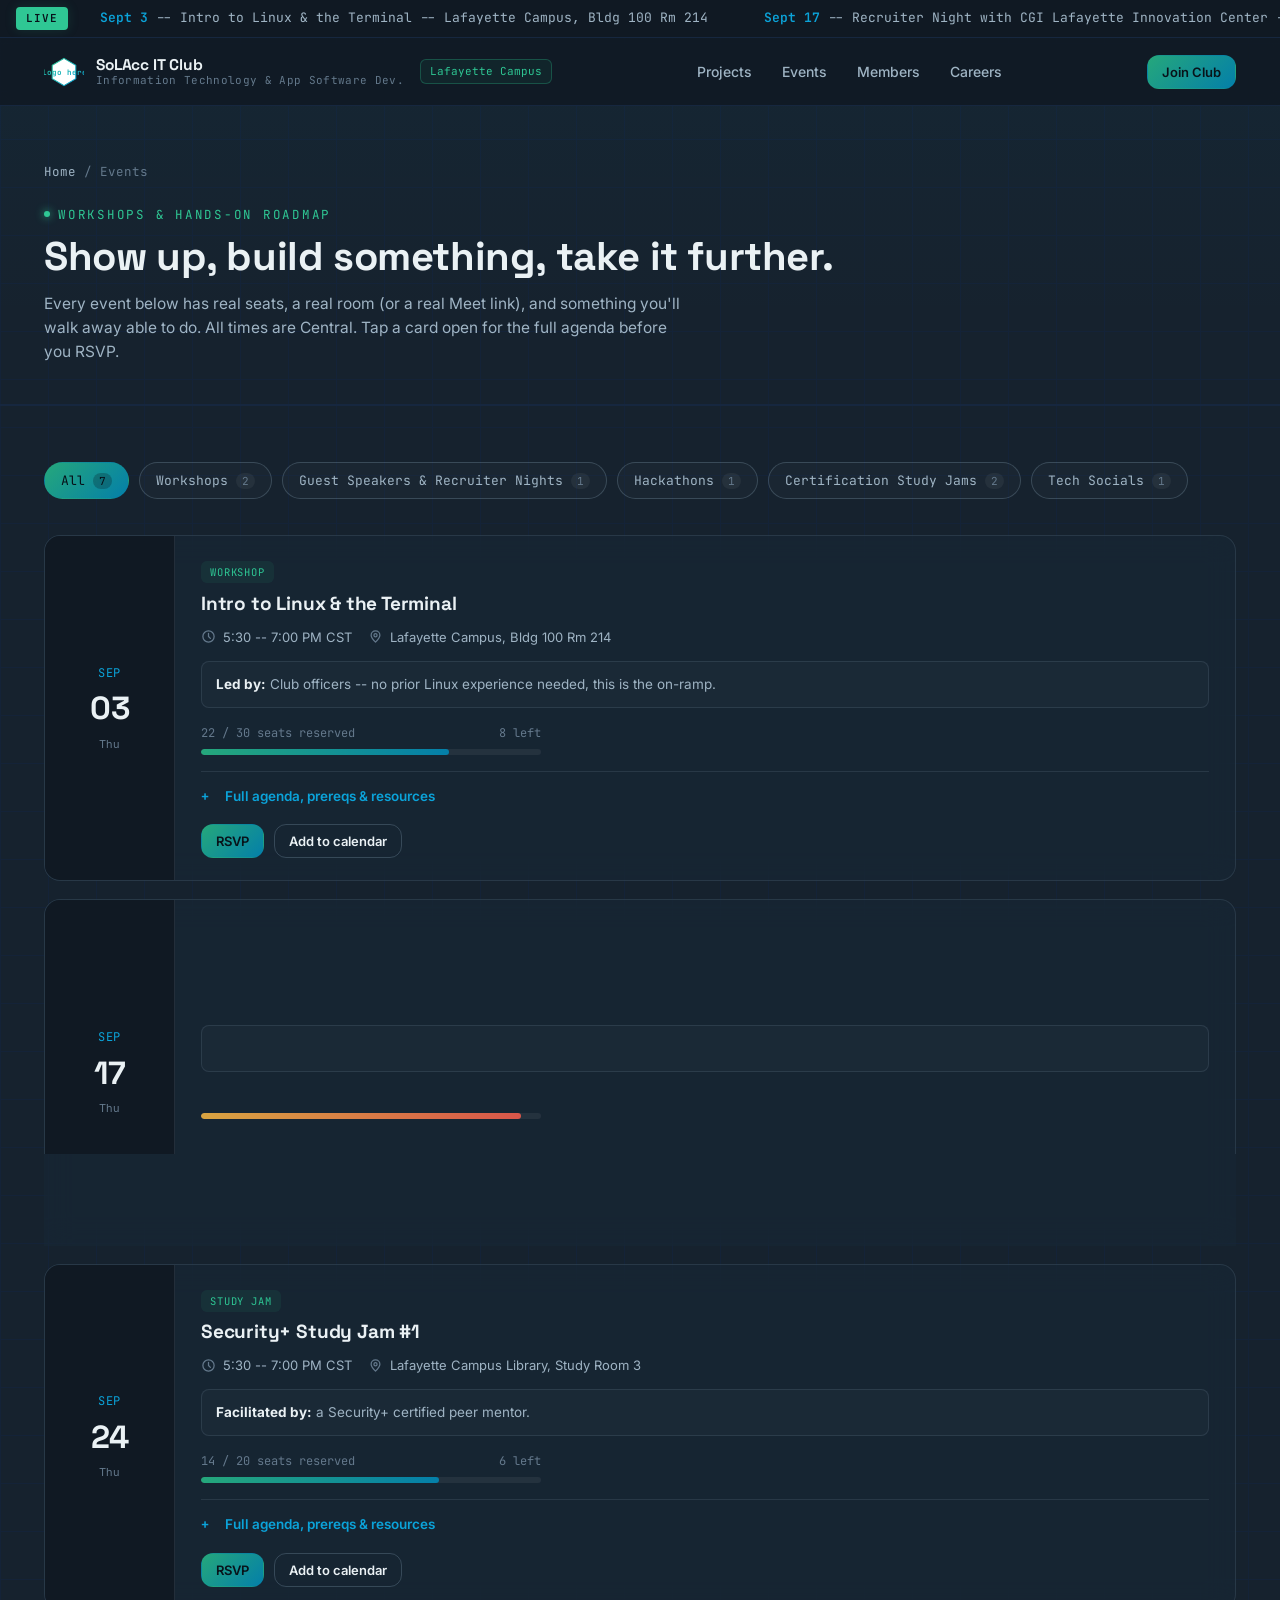
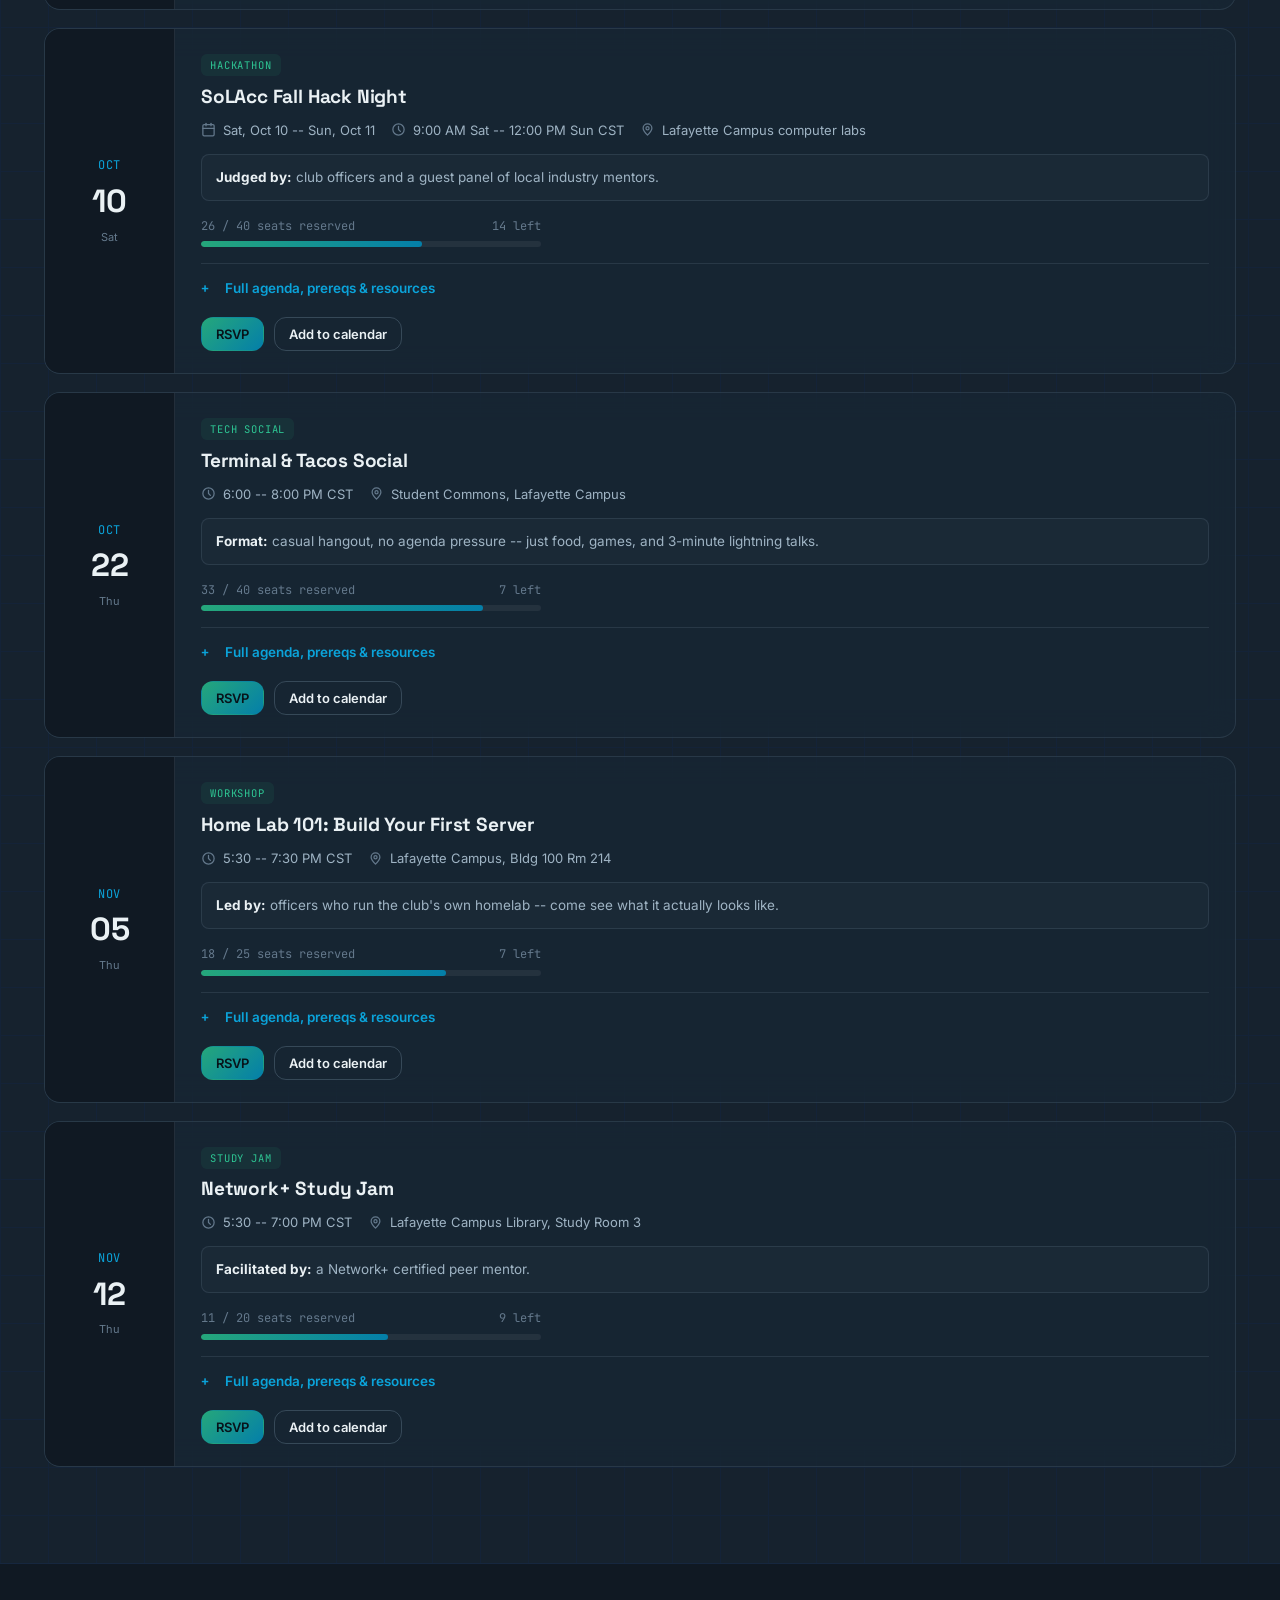
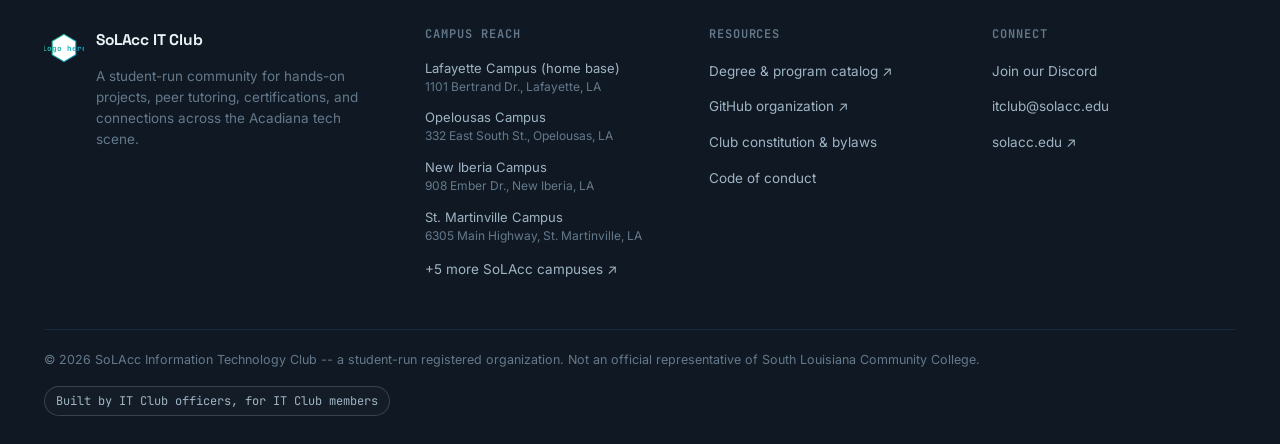
<file: events1-0.html>
<!DOCTYPE html>
<html lang="en">
<head>
<meta charset="UTF-8">
<meta name="viewport" content="width=device-width, initial-scale=1.0">
<title>Events — SoLAcc IT Club</title>
<meta name="description" content="Workshops, guest speakers, hackathons, certification study jams, and socials from the SoLAcc IT Club.">
<link rel="preconnect" href="https://fonts.googleapis.com">
<link rel="preconnect" href="https://fonts.gstatic.com" crossorigin>
<link href="https://fonts.googleapis.com/css2?family=Space+Grotesk:wght@500;600;700&family=Inter:wght@400;500;600;700&family=JetBrains+Mono:wght@400;500;600&display=swap" rel="stylesheet">
<style>
/* ==================================================================
   SoLAcc IT Club -- shared stylesheet
   Used by: index.html, projects.html, events.html (and future pages)
   ================================================================== */

/* ============================================================
   DESIGN TOKENS
   ============================================================ */
:root{
  /* base surfaces */
  --bg: #16222e;
  --bg-deep: #101923;
  --bg-elevated: #1a2c3d;
  --grid-1: #142338;
  --grid-2: #16273f;
  --card-bg: rgba(24, 40, 55, 0.55);
  --card-bg-solid: #1c2f40;
  --border: rgba(148, 178, 197, 0.14);
  --border-strong: rgba(148, 178, 197, 0.26);

  /* brand accents */
  --emerald: #25a77b;
  --emerald-bright: #2fc794;
  --cyan: #047fa9;
  --cyan-bright: #0ba3d9;
  --emerald-glow: rgba(37, 167, 123, 0.18);
  --cyan-glow: rgba(4, 127, 169, 0.20);
  --amber: #d9a441; /* reserved: warnings / capacity-low only */
  --danger: #d9564a;

  /* text */
  --text-primary: #eaf1f4;
  --text-secondary: #9fb4c4;
  --text-muted: #64798c;
  --text-on-accent: #071019;

  /* radii */
  --r-sm: 8px;
  --r-md: 12px;
  --r-lg: 16px;

  /* type */
  --font-display: 'Space Grotesk', sans-serif;
  --font-body: 'Inter', sans-serif;
  --font-mono: 'JetBrains Mono', monospace;

  /* layout */
  --container: 1240px;
  --nav-h: 68px;
  --ticker-h: 38px;

  --ease: cubic-bezier(.22,.9,.32,1);
}

@media (prefers-reduced-motion: reduce){
  *, *::before, *::after{
    animation-duration: 0.001ms !important;
    animation-iteration-count: 1 !important;
    transition-duration: 0.001ms !important;
    scroll-behavior: auto !important;
  }
}

/* ============================================================
   RESET & BASE
   ============================================================ */
*,*::before,*::after{ box-sizing: border-box; }
html{ scroll-behavior: smooth; }
body{
  margin:0;
  background:
    linear-gradient(180deg, rgba(4,127,169,0.05), transparent 320px),
    repeating-linear-gradient(0deg, var(--grid-1) 0px, var(--grid-1) 1px, transparent 1px, transparent 48px),
    repeating-linear-gradient(90deg, var(--grid-1) 0px, var(--grid-1) 1px, transparent 1px, transparent 48px),
    var(--bg);
  color: var(--text-primary);
  font-family: var(--font-body);
  font-size: 16px;
  line-height: 1.55;
  -webkit-font-smoothing: antialiased;
}
h1,h2,h3,h4{
  font-family: var(--font-display);
  font-weight: 700;
  line-height: 1.15;
  margin: 0;
  letter-spacing: -0.01em;
}
p{ margin:0; }
a{ color: inherit; text-decoration: none; }
ul{ margin:0; padding:0; list-style:none; }
button{ font-family: inherit; cursor:pointer; }
img{ max-width:100%; display:block; }
.container{ max-width: var(--container); margin: 0 auto; padding: 0 24px; }

:focus-visible{
  outline: 2px solid var(--emerald-bright);
  outline-offset: 3px;
  border-radius: 4px;
}

::selection{ background: var(--emerald); color: var(--text-on-accent); }

.eyebrow{
  font-family: var(--font-mono);
  font-size: 12.5px;
  letter-spacing: 0.14em;
  text-transform: uppercase;
  color: var(--emerald-bright);
  display: inline-flex;
  align-items: center;
  gap: 8px;
}
.eyebrow::before{
  content:"";
  width: 6px; height: 6px;
  background: var(--emerald-bright);
  border-radius: 50%;
  box-shadow: 0 0 8px var(--emerald-bright);
}

.section{ padding: 96px 0; border-top: 1px solid var(--grid-2); position: relative; }
.section-head{ max-width: 640px; margin-bottom: 44px; display:flex; flex-direction:column; }
.section-head.row{ flex-direction:row; align-items:flex-end; justify-content:space-between; max-width:none; gap:24px; flex-wrap:wrap; }
.section-title{ font-size: clamp(28px, 3.4vw, 40px); margin-top: 10px; }
.section-desc{ color: var(--text-secondary); margin-top: 12px; font-size: 15.5px; }

/* page header banner (for sub-pages like Projects / Events) */
.page-banner{ padding: 56px 0 40px; border-bottom: 1px solid var(--grid-2); }
.page-banner .section-title{ margin-top:10px; }
.page-banner .section-desc{ max-width: 640px; }
.breadcrumb{
  font-family: var(--font-mono); font-size:12.5px; color: var(--text-muted);
  display:flex; align-items:center; gap:8px; margin-bottom: 18px;
}
.breadcrumb a{ color: var(--text-secondary); }
.breadcrumb a:hover{ color: var(--emerald-bright); }

.glass{
  background: var(--card-bg);
  backdrop-filter: blur(14px);
  -webkit-backdrop-filter: blur(14px);
  border: 1px solid var(--border);
  border-radius: var(--r-lg);
}

/* buttons */
.btn{
  display:inline-flex; align-items:center; justify-content:center; gap:8px;
  font-family: var(--font-body); font-weight:600; font-size:14.5px;
  padding: 12px 22px; border-radius: var(--r-md);
  border: 1px solid transparent;
  transition: transform .15s var(--ease), box-shadow .15s var(--ease), border-color .15s var(--ease), background .15s var(--ease);
  white-space: nowrap;
}
.btn:active{ transform: translateY(1px); }
.btn-primary{
  background: linear-gradient(135deg, var(--emerald), var(--cyan));
  color: #08131a;
}
.btn-primary:hover{ box-shadow: 0 0 0 1px var(--emerald-bright), 0 8px 24px -8px var(--emerald-glow); }
.btn-secondary{
  background: transparent; color: var(--text-primary);
  border-color: var(--border-strong);
}
.btn-secondary:hover{ border-color: var(--cyan-bright); color: #fff; }
.btn-ghost{
  background: rgba(255,255,255,0.03); color: var(--text-secondary);
  border-color: var(--border);
  font-size: 13px; padding: 9px 16px;
}
.btn-ghost:hover{ color: var(--text-primary); border-color: var(--border-strong); }
.btn-sm{ padding: 8px 14px; font-size: 13px; }
.btn-block{ width:100%; }
.btn[disabled]{ opacity:.45; cursor:not-allowed; }
.btn-icon{ padding:8px; width:36px; height:36px; }

/* pill / tag */
.pill{
  font-family: var(--font-mono); font-size: 12px;
  padding: 5px 11px; border-radius: 999px;
  border: 1px solid var(--border-strong);
  color: var(--text-secondary);
  background: rgba(255,255,255,0.02);
}

/* ============================================================
   EMBLEM (shared SVG symbol)
   ============================================================ */
.emblem{ width: 40px; height: 40px; flex-shrink:0; }
.emblem-lg{ width: 84px; height: 84px; }

/* ============================================================
   TICKER
   ============================================================ */
.ticker{
  height: var(--ticker-h);
  background: var(--bg-deep);
  border-bottom: 1px solid var(--grid-2);
  display:flex; align-items:center;
  overflow:hidden;
  position: relative;
}
.ticker::before{
  content:"LIVE";
  font-family: var(--font-mono); font-size: 11px; font-weight:600;
  letter-spacing: .08em;
  color: var(--text-on-accent);
  background: var(--emerald-bright);
  padding: 3px 10px;
  margin-left: 16px;
  border-radius: 4px;
  flex-shrink:0;
  z-index:2;
  box-shadow: 0 0 12px var(--emerald-glow);
}
.ticker-track{
  display:flex; align-items:center; gap:56px;
  white-space:nowrap;
  padding-left: 32px;
  animation: ticker-scroll 32s linear infinite;
  font-family: var(--font-mono); font-size: 13px; color: var(--text-secondary);
}
.ticker:hover .ticker-track{ animation-play-state: paused; }
.ticker-track span b{ color: var(--cyan-bright); font-weight:600; }
@keyframes ticker-scroll{
  from{ transform: translateX(0); }
  to{ transform: translateX(-50%); }
}
@media (prefers-reduced-motion: reduce){
  .ticker-track{ animation: none; overflow-x:auto; }
}

/* ============================================================
   NAVBAR
   ============================================================ */
.navbar{
  height: var(--nav-h);
  position: sticky; top:0; z-index: 90;
  background: rgba(16,25,35,0.82);
  backdrop-filter: blur(14px);
  -webkit-backdrop-filter: blur(14px);
  border-bottom: 1px solid var(--grid-2);
}
.nav-inner{
  height:100%; display:flex; align-items:center; justify-content:space-between; gap: 20px;
}
.nav-brand{ display:flex; align-items:center; gap:12px; }
.brand-text{ display:flex; flex-direction:column; line-height:1.2; }
.brand-title{ font-family: var(--font-display); font-weight:700; font-size:15.5px; letter-spacing:-.01em; }
.brand-sub{ font-family: var(--font-mono); font-size:11px; color: var(--text-muted); letter-spacing:.03em; }
.campus-badge{
  font-family: var(--font-mono); font-size:11px;
  color: var(--emerald-bright);
  border: 1px solid rgba(37,167,123,0.35);
  background: rgba(37,167,123,0.08);
  padding: 3px 9px; border-radius:6px;
  margin-left: 4px;
  display:none;
}
.nav-links{ display:flex; align-items:center; gap: 30px; }
.nav-links a{
  font-size: 14px; font-weight:500; color: var(--text-secondary);
  position:relative; padding: 4px 0;
  transition: color .15s var(--ease);
}
.nav-links a:hover, .nav-links a.active{ color: var(--text-primary); }
.nav-links a::after{
  content:""; position:absolute; left:0; bottom:-4px; height:2px; width:0;
  background: linear-gradient(90deg,var(--emerald),var(--cyan));
  transition: width .2s var(--ease);
}
.nav-links a:hover::after, .nav-links a.active::after{ width:100%; }
.nav-right{ display:flex; align-items:center; gap:14px; }
.mobile-toggle{
  display:none; background:none; border:1px solid var(--border-strong); border-radius: var(--r-sm);
  width:40px; height:40px; align-items:center; justify-content:center;
}
.mobile-toggle span, .mobile-toggle span::before, .mobile-toggle span::after{
  content:""; display:block; width:18px; height:2px; background: var(--text-primary);
  position:relative; transition: transform .2s var(--ease), opacity .2s var(--ease);
}
.mobile-toggle span::before{ position:absolute; top:-6px; }
.mobile-toggle span::after{ position:absolute; top:6px; }
.mobile-toggle[aria-expanded="true"] span{ background: transparent; }
.mobile-toggle[aria-expanded="true"] span::before{ transform: translateY(6px) rotate(45deg); }
.mobile-toggle[aria-expanded="true"] span::after{ transform: translateY(-6px) rotate(-45deg); }

.mobile-drawer{
  position: fixed; inset: var(--nav-h) 0 0 auto;
  width: min(86vw, 360px);
  background: var(--bg-elevated);
  border-left: 1px solid var(--grid-2);
  transform: translateX(100%);
  transition: transform .3s var(--ease);
  z-index: 95;
  padding: 28px 24px;
  display:flex; flex-direction:column; gap: 22px;
  overflow-y:auto;
}
.mobile-drawer.open{ transform: translateX(0); }
.mobile-drawer a{ font-size:16px; font-weight:500; color: var(--text-primary); }
.mobile-drawer a.active{ color: var(--emerald-bright); }
.drawer-scrim{
  position: fixed; inset: var(--nav-h) 0 0 0; background: rgba(4,8,12,0.55);
  z-index: 92; opacity:0; pointer-events:none; transition: opacity .3s var(--ease);
}
.drawer-scrim.open{ opacity:1; pointer-events:auto; }

@media (max-width: 880px){
  .nav-links{ display:none; }
  .mobile-toggle{ display:flex; }
}
@media (min-width: 620px){
  .campus-badge{ display:inline-block; }
}

/* ============================================================
   HERO (homepage)
   ============================================================ */
.hero{ padding: 76px 0 90px; overflow:hidden; position:relative; }
.hero-grid{
  display:grid; grid-template-columns: 1.1fr 0.9fr; gap: 56px; align-items:center;
}
.hero-title{ font-size: clamp(34px, 5vw, 54px); margin-top:16px; }
.hero-title .accent{
  background: linear-gradient(120deg, var(--emerald-bright), var(--cyan-bright));
  -webkit-background-clip:text; background-clip:text; color:transparent;
}
.hero-sub{ margin-top:20px; font-size:16.5px; color: var(--text-secondary); max-width: 520px; }
.hero-actions{ margin-top:32px; display:flex; gap:14px; flex-wrap:wrap; }

/* terminal signature element */
.terminal{
  border-radius: var(--r-lg);
  background: linear-gradient(180deg, #0e1620, #0b1119);
  border: 1px solid var(--border-strong);
  box-shadow: 0 30px 60px -30px rgba(0,0,0,0.6), 0 0 0 1px rgba(4,127,169,0.06);
  overflow:hidden;
  position: relative;
}
.terminal::after{
  content:"";
  position:absolute; inset:0;
  background: repeating-linear-gradient(0deg, rgba(255,255,255,0.018) 0px, rgba(255,255,255,0.018) 1px, transparent 1px, transparent 3px);
  pointer-events:none;
}
.terminal-head{
  display:flex; align-items:center; gap:8px;
  padding: 12px 16px;
  border-bottom: 1px solid rgba(148,178,197,0.1);
  font-family: var(--font-mono); font-size:12px; color: var(--text-muted);
}
.term-dot{ width:9px; height:9px; border-radius:50%; }
.term-dot.r{ background:#d9564a; } .term-dot.y{ background:#d9a441; } .term-dot.g{ background:#25a77b; }
.terminal-path{ margin-left:8px; }
.terminal-body{
  font-family: var(--font-mono); font-size: 13px; line-height:1.75;
  padding: 18px 20px 22px; min-height: 260px;
}
.term-line{ display:block; opacity:0; transform: translateY(2px); animation: term-in .35s var(--ease) forwards; white-space:pre-wrap; word-break: break-word; }
.term-line .prompt{ color: var(--cyan-bright); }
.term-line .ok{ color: var(--emerald-bright); }
.term-line .dim{ color: var(--text-muted); }
.term-cursor{ display:inline-block; width:7px; height:14px; background: var(--emerald-bright); vertical-align:-2px; animation: blink 1s step-end infinite; }
@keyframes term-in{ to{ opacity:1; transform:none; } }
@keyframes blink{ 50%{ opacity:0; } }

.stats-bar{
  margin-top: 64px;
  display:grid; grid-template-columns: repeat(4,1fr);
  border: 1px solid var(--border); border-radius: var(--r-lg);
  overflow:hidden;
}
.stat-card{
  padding: 24px 20px; text-align:left;
  background: var(--card-bg);
  border-right: 1px solid var(--border);
}
.stat-card:last-child{ border-right:none; }
.stat-value{
  font-family: var(--font-display); font-size: clamp(24px,3vw,32px); font-weight:700;
  background: linear-gradient(120deg, var(--emerald-bright), var(--cyan-bright));
  -webkit-background-clip:text; background-clip:text; color:transparent;
}
.stat-label{ margin-top:6px; font-size:12.5px; color: var(--text-secondary); font-family: var(--font-mono); letter-spacing:.02em; }

@media (max-width: 900px){
  .hero-grid{ grid-template-columns:1fr; }
  .stats-bar{ grid-template-columns: repeat(2,1fr); }
  .stat-card:nth-child(2){ border-right:none; }
  .stat-card{ border-bottom: 1px solid var(--border); }
}

/* ============================================================
   FILTER BAR (Projects + Events)
   ============================================================ */
.filter-bar{
  display:flex; flex-wrap:wrap; gap:10px;
  margin-bottom: 36px;
}
.filter-pill{
  font-family: var(--font-mono); font-size: 13px;
  padding: 9px 16px; border-radius: 999px;
  border: 1px solid var(--border-strong);
  background: rgba(255,255,255,0.02);
  color: var(--text-secondary);
  display:inline-flex; align-items:center; gap:8px;
  transition: all .15s var(--ease);
}
.filter-pill .count{
  font-size:11px; color: var(--text-muted); background: rgba(255,255,255,0.05);
  padding: 1px 6px; border-radius:999px;
}
.filter-pill:hover{ color: var(--text-primary); border-color: var(--border-strong); background: rgba(255,255,255,0.05); }
.filter-pill[aria-pressed="true"]{
  color: var(--text-on-accent);
  background: linear-gradient(135deg, var(--emerald), var(--cyan));
  border-color: transparent;
}
.filter-pill[aria-pressed="true"] .count{ background: rgba(7,16,25,0.25); color: var(--text-on-accent); }

.results-meta{
  font-family: var(--font-mono); font-size:12.5px; color: var(--text-muted);
  margin: -18px 0 28px;
}

.empty-state{
  text-align:center; padding: 60px 24px; color: var(--text-muted);
  font-family: var(--font-mono); font-size:14px;
  border: 1px dashed var(--border-strong); border-radius: var(--r-lg);
  display:none;
}
.empty-state.show{ display:block; }

/* ============================================================
   PROJECT CARDS
   ============================================================ */
.project-grid{
  display:grid; grid-template-columns: repeat(3, 1fr); gap:20px;
}
@media (max-width: 980px){ .project-grid{ grid-template-columns: repeat(2,1fr); } }
@media (max-width: 680px){ .project-grid{ grid-template-columns: 1fr; } }

.project-card{
  padding: 24px; display:flex; flex-direction:column; gap:14px;
  transition: transform .2s var(--ease), border-color .2s var(--ease);
}
.project-card:hover{ transform: translateY(-3px); border-color: var(--border-strong); }
.project-card.hidden{ display:none; }
.project-top{ display:flex; align-items:flex-start; justify-content:space-between; gap:12px; }
.project-domain{
  font-family: var(--font-mono); font-size:10.5px; letter-spacing:.08em; text-transform:uppercase;
  padding: 4px 9px; border-radius:6px;
  display:inline-flex; align-items:center; gap:6px;
}
.project-domain::before{ content:""; width:6px; height:6px; border-radius:50%; background:currentColor; }
.dom-cybersec{ color:#e07a7a; background:rgba(224,122,122,0.1); }
.dom-network{ color:#0ba3d9; background:rgba(11,163,217,0.1); }
.dom-software{ color:#2fc794; background:rgba(47,199,148,0.1); }
.dom-cloud{ color:#8b9cf7; background:rgba(139,156,247,0.1); }
.dom-hardware{ color:#d9a441; background:rgba(217,164,65,0.1); }
.dom-troubleshooting{ color:#c98bd9; background:rgba(201,139,217,0.1); }

.project-title{ font-size:19px; }
.project-tagline{ font-size:13.5px; color: var(--cyan-bright); font-family: var(--font-mono); }
.project-desc{ font-size:14px; color: var(--text-secondary); flex-grow:1; }
.project-meta{
  font-size:12.5px; color: var(--text-muted); font-family: var(--font-mono);
  padding-top:12px; border-top:1px solid var(--border);
  display:flex; flex-direction:column; gap:3px;
}
.project-tech{ display:flex; flex-wrap:wrap; gap:6px; }
.tech-pill{
  font-family: var(--font-mono); font-size:11px; color: var(--text-secondary);
  background: rgba(255,255,255,0.04); border:1px solid var(--border);
  padding: 3px 8px; border-radius:5px;
}
.project-links{ display:flex; gap:10px; margin-top:4px; }
.project-links a{
  font-size:13px; font-weight:600; display:inline-flex; align-items:center; gap:6px;
  color: var(--text-secondary);
}
.project-links a:hover{ color: var(--emerald-bright); }

/* ============================================================
   EVENTS
   ============================================================ */
.event-list{ display:flex; flex-direction:column; gap:18px; }
.event-card{
  display:grid; grid-template-columns: 130px 1fr; gap:0;
  overflow:hidden;
}
.event-card.hidden{ display:none; }
.event-date{
  background: var(--bg-deep); border-right:1px solid var(--border);
  display:flex; flex-direction:column; align-items:center; justify-content:center;
  padding: 20px 12px; text-align:center; gap:2px;
}
.event-date .month{ font-family: var(--font-mono); font-size:12px; color: var(--cyan-bright); text-transform:uppercase; letter-spacing:.08em; }
.event-date .day{ font-family: var(--font-display); font-size:32px; font-weight:700; }
.event-date .dow{ font-size:11px; color: var(--text-muted); }
.event-body{ padding: 22px 26px; }
.event-top{ display:flex; align-items:flex-start; justify-content:space-between; gap:16px; flex-wrap:wrap; }
.event-type{
  font-family: var(--font-mono); font-size:10.5px; letter-spacing:.08em; text-transform:uppercase;
  padding: 4px 9px; border-radius:6px; color: var(--emerald-bright); background: rgba(37,167,123,0.1);
}
.event-title{ font-size:19px; margin-top:10px; }
.event-meta-row{
  display:flex; flex-wrap:wrap; gap:16px; margin-top:12px;
  font-size:13px; color: var(--text-secondary);
}
.event-meta-row .meta-item{ display:flex; align-items:center; gap:7px; }
.event-meta-row svg{ width:15px; height:15px; flex-shrink:0; color: var(--text-muted); }
.event-speaker{
  margin-top:14px; font-size:13.5px; color: var(--text-secondary);
  padding: 12px 14px; border-radius: var(--r-sm); background: rgba(255,255,255,0.02); border:1px solid var(--border);
}
.event-speaker b{ color: var(--text-primary); }

.rsvp-block{ margin-top:16px; max-width:340px; }
.rsvp-row{ display:flex; justify-content:space-between; font-family: var(--font-mono); font-size:12px; color: var(--text-muted); margin-bottom:6px; }
.rsvp-track{ height:6px; border-radius:999px; background: rgba(255,255,255,0.06); overflow:hidden; }
.rsvp-fill{ height:100%; border-radius:999px; background: linear-gradient(90deg, var(--emerald), var(--cyan)); transition: width .6s var(--ease); }
.rsvp-fill.almost-full{ background: linear-gradient(90deg, var(--amber), var(--danger)); }

.event-details{ margin-top:16px; border-top:1px solid var(--border); padding-top:14px; }
.event-details summary{
  cursor:pointer; font-size:13.5px; font-weight:600; color: var(--cyan-bright);
  list-style:none; display:flex; align-items:center; gap:8px;
}
.event-details summary::-webkit-details-marker{ display:none; }
.event-details summary::before{ content:"+"; font-family: var(--font-mono); width:16px; }
.event-details[open] summary::before{ content:"–"; }
.event-details-body{ padding-top:14px; display:flex; flex-direction:column; gap:16px; }
.agenda-list{ display:flex; flex-direction:column; gap:8px; }
.agenda-list li{ display:flex; gap:12px; font-size:13.5px; color: var(--text-secondary); }
.agenda-time{ font-family: var(--font-mono); font-size:12px; color: var(--text-muted); min-width:64px; flex-shrink:0; }
.prereq-list{ display:flex; flex-direction:column; gap:6px; font-size:13.5px; color: var(--text-secondary); }
.prereq-list li::before{ content:"▸ "; color: var(--emerald-bright); }
.resource-links{ display:flex; flex-wrap:wrap; gap:8px; }

.event-actions{ display:flex; gap:10px; margin-top:18px; flex-wrap:wrap; }

@media (max-width: 640px){
  .event-card{ grid-template-columns: 1fr; }
  .event-date{ flex-direction:row; gap:8px; padding:12px 20px; border-right:none; border-bottom:1px solid var(--border); justify-content:flex-start; }
}

/* ============================================================
   TOAST
   ============================================================ */
.toast{
  position: fixed; bottom:24px; left:50%; transform: translate(-50%, 20px);
  background: var(--card-bg-solid); border:1px solid var(--border-strong);
  padding: 14px 20px; border-radius: var(--r-md);
  font-size:14px; display:flex; align-items:center; gap:10px;
  box-shadow: 0 20px 40px -16px rgba(0,0,0,0.5);
  z-index: 200; opacity:0; pointer-events:none;
  transition: opacity .25s var(--ease), transform .25s var(--ease);
}
.toast.show{ opacity:1; transform: translate(-50%, 0); pointer-events:auto; }
.toast::before{ content:"✓"; color: var(--emerald-bright); font-weight:700; }

/* ============================================================
   MODAL (Join Club)
   ============================================================ */
.modal-overlay{
  position: fixed; inset:0; background: rgba(6,11,16,0.72);
  backdrop-filter: blur(3px);
  display:flex; align-items:center; justify-content:center;
  padding: 20px;
  z-index: 300; opacity:0; pointer-events:none;
  transition: opacity .2s var(--ease);
}
.modal-overlay.open{ opacity:1; pointer-events:auto; }
.modal{
  width: 100%; max-width: 520px; max-height: 88vh; overflow-y:auto;
  background: var(--bg-elevated); border:1px solid var(--border-strong);
  border-radius: var(--r-lg);
  transform: translateY(12px) scale(.98);
  transition: transform .25s var(--ease);
  box-shadow: 0 40px 80px -20px rgba(0,0,0,0.6);
}
.modal-overlay.open .modal{ transform: none; }
.modal-head{
  display:flex; align-items:center; justify-content:space-between;
  padding: 20px 24px; border-bottom:1px solid var(--border);
  position:sticky; top:0; background: var(--bg-elevated); z-index:2;
}
.modal-head h3{ font-size:18px; }
.modal-close{
  width:32px; height:32px; border-radius:8px; border:1px solid var(--border-strong);
  background:none; color: var(--text-secondary); display:flex; align-items:center; justify-content:center;
  font-size:16px;
}
.modal-close:hover{ color: var(--text-primary); border-color: var(--border-strong); background: rgba(255,255,255,0.05); }
.modal-body{ padding: 24px; }

.step-indicator{ display:flex; align-items:center; gap:6px; margin-bottom:24px; }
.step-dot{ height:4px; flex:1; border-radius:999px; background: var(--border); transition: background .2s var(--ease); }
.step-dot.done{ background: var(--emerald); }
.step-dot.active{ background: var(--cyan-bright); }

.form-step{ display:none; flex-direction:column; gap:18px; }
.form-step.active{ display:flex; }
.form-group{ display:flex; flex-direction:column; gap:7px; }
.form-group label{ font-size:13px; font-weight:600; color: var(--text-secondary); }
.form-group .hint{ font-size:12px; color: var(--text-muted); font-weight:400; }
.form-group input[type="text"],
.form-group input[type="email"],
.form-group select,
.form-group textarea{
  background: rgba(255,255,255,0.03); border:1px solid var(--border-strong); border-radius: var(--r-sm);
  padding: 11px 13px; color: var(--text-primary); font-family: var(--font-body); font-size:14.5px;
  width:100%;
}
.form-group input::placeholder, .form-group textarea::placeholder{ color: var(--text-muted); }
.form-group input:focus, .form-group select:focus, .form-group textarea:focus{
  outline:none; border-color: var(--cyan-bright); box-shadow: 0 0 0 3px var(--cyan-glow);
}
.form-error{ font-size:12px; color: var(--danger); display:none; }
.form-group.invalid input, .form-group.invalid select{ border-color: var(--danger); }
.form-group.invalid .form-error{ display:block; }

.radio-card, .check-card{
  display:flex; align-items:flex-start; gap:12px;
  padding: 13px 14px; border-radius: var(--r-sm); border:1px solid var(--border-strong);
  cursor:pointer; transition: all .15s var(--ease);
}
.radio-card:hover, .check-card:hover{ border-color: var(--cyan-bright); background: rgba(4,127,169,0.06); }
.radio-card input, .check-card input{ margin-top:3px; accent-color: var(--emerald); }
.radio-card .label-title, .check-card .label-title{ font-size:14.5px; font-weight:600; }
.radio-card .label-desc, .check-card .label-desc{ font-size:12.5px; color: var(--text-muted); margin-top:2px; }
.option-group{ display:flex; flex-direction:column; gap:10px; }
.check-grid{ display:grid; grid-template-columns: 1fr 1fr; gap:10px; }
@media (max-width:480px){ .check-grid{ grid-template-columns:1fr; } }

.modal-foot{
  display:flex; justify-content:space-between; gap:12px;
  padding: 18px 24px 24px;
}

.success-panel{ display:none; flex-direction:column; align-items:center; text-align:center; gap:16px; padding: 12px 0 4px; }
.success-panel.active{ display:flex; }
.success-icon{
  width:56px; height:56px; border-radius:50%;
  background: linear-gradient(135deg, var(--emerald), var(--cyan));
  display:flex; align-items:center; justify-content:center; font-size:26px; color:#08131a;
}
.success-panel h3{ font-size:21px; }
.success-panel p{ color: var(--text-secondary); font-size:14.5px; max-width:360px; }
.success-actions{ display:flex; gap:10px; flex-wrap:wrap; justify-content:center; margin-top:6px; }
.receipt{
  width:100%; text-align:left; margin-top:10px; padding:14px 16px;
  border:1px solid var(--border); border-radius: var(--r-sm); background: rgba(255,255,255,0.02);
  font-family: var(--font-mono); font-size:12.5px; color: var(--text-secondary); line-height:1.9;
}

/* ============================================================
   FOOTER
   ============================================================ */
.site-footer{ border-top:1px solid var(--grid-2); background: var(--bg-deep); padding: 64px 0 0; }
.footer-grid{
  display:grid; grid-template-columns: 1.4fr 1fr 1fr 1fr; gap: 40px;
  padding-bottom: 48px;
}
.footer-brand{ display:flex; gap:12px; }
.footer-brand p{ margin-top:14px; font-size:13.5px; color: var(--text-muted); max-width:280px; }
.footer-col h4{
  font-family: var(--font-mono); font-size:12px; letter-spacing:.08em; text-transform:uppercase;
  color: var(--text-muted); margin-bottom:16px; font-weight:600;
}
.footer-col ul{ display:flex; flex-direction:column; gap:11px; }
.footer-col a{ font-size:13.5px; color: var(--text-secondary); }
.footer-col a:hover{ color: var(--emerald-bright); }
.campus-item{ font-size:13px; color: var(--text-secondary); display:flex; flex-direction:column; }
.campus-item .campus-addr{ color: var(--text-muted); font-size:12px; }
.footer-bottom{
  border-top:1px solid var(--grid-2); padding: 20px 0 28px;
  display:flex; justify-content:space-between; gap:16px; flex-wrap:wrap;
  font-size:12.5px; color: var(--text-muted);
}
@media (max-width: 900px){
  .footer-grid{ grid-template-columns: 1fr 1fr; }
}
@media (max-width: 560px){
  .footer-grid{ grid-template-columns: 1fr; }
}

/* @CSS_MARKER */

</style>
</head>
<body>

<!-- shared SVG defs -->
<svg width="0" height="0" style="position:absolute" aria-hidden="true">
  <defs>
    <linearGradient id="brandGrad" x1="0%" y1="0%" x2="100%" y2="100%">
      <stop offset="0%" stop-color="#2fc794"/>
      <stop offset="100%" stop-color="#0ba3d9"/>
    </linearGradient>
  </defs>
  <symbol id="emblem-symbol" viewBox="0 0 100 100">
    <polygon points="50,16 79.44,33 79.44,67 50,84 20.56,67 20.56,33" fill="#ffffff" stroke="url(#brandGrad)" stroke-width="2.6"/>
    <polygon points="50,31.3 66.19,40.65 66.19,59.35 50,68.7 33.81,59.35 33.81,40.65" fill="none" stroke="#ffffff" stroke-opacity="0.45" stroke-width="1.2"/>
    <text x="50" y="57" text-anchor="middle" font-family="'JetBrains Mono',monospace" font-weight="700" font-size="19" fill="url(#brandGrad)">logo here</text>
  </symbol>
  <symbol id="icon-calendar" viewBox="0 0 24 24" fill="none" stroke="currentColor" stroke-width="2" stroke-linecap="round" stroke-linejoin="round">
    <rect x="3" y="4" width="18" height="18" rx="2"/><line x1="16" y1="2" x2="16" y2="6"/><line x1="8" y1="2" x2="8" y2="6"/><line x1="3" y1="10" x2="21" y2="10"/>
  </symbol>
  <symbol id="icon-clock" viewBox="0 0 24 24" fill="none" stroke="currentColor" stroke-width="2" stroke-linecap="round" stroke-linejoin="round">
    <circle cx="12" cy="12" r="9"/><polyline points="12 7 12 12 15 15"/>
  </symbol>
  <symbol id="icon-pin" viewBox="0 0 24 24" fill="none" stroke="currentColor" stroke-width="2" stroke-linecap="round" stroke-linejoin="round">
    <path d="M12 21s-7-6.5-7-11a7 7 0 0 1 14 0c0 4.5-7 11-7 11z"/><circle cx="12" cy="10" r="2.5"/>
  </symbol>
  <symbol id="icon-video" viewBox="0 0 24 24" fill="none" stroke="currentColor" stroke-width="2" stroke-linecap="round" stroke-linejoin="round">
    <rect x="2" y="6" width="14" height="12" rx="2"/><path d="M16 10l6-4v12l-6-4z"/>
  </symbol>
</svg>

<!-- ============================================================
     TICKER
     ============================================================ -->
<div class="ticker" role="marquee" aria-label="Upcoming club announcements">
  <div class="ticker-track" id="tickerTrack">
    <span> <b>Sept 3</b> -- Intro to Linux &amp; the Terminal -- Lafayette Campus, Bldg 100 Rm 214</span>
    <span> <b>Sept 17</b> -- Recruiter Night with CGI Lafayette Innovation Center -- Virtual</span>
    <span> <b>Sept 24</b> -- Security+ Study Jam #1 -- Lafayette Campus Library</span>
    <span> <b>Oct 10–11</b> -- SoLAcc Fall Hack Night -- Lafayette Campus</span>
    <span> <b>Oct 22</b> -- Terminal &amp; Tacos Social -- Student Commons</span>
    <span aria-hidden="true"> <b>Sept 3</b> -- Intro to Linux &amp; the Terminal -- Lafayette Campus, Bldg 100 Rm 214</span>
    <span aria-hidden="true"> <b>Sept 17</b> -- Recruiter Night with CGI Lafayette Innovation Center -- Virtual</span>
    <span aria-hidden="true"> <b>Sept 24</b> -- Security+ Study Jam #1 -- Lafayette Campus Library</span>
    <span aria-hidden="true"> <b>Oct 10–11</b> -- SoLAcc Fall Hack Night -- Lafayette Campus</span>
    <span aria-hidden="true"> <b>Oct 22</b> -- Terminal &amp; Tacos Social -- Student Commons</span>
  </div>
</div>

<!-- ============================================================
     NAVBAR
     ============================================================ -->
<header class="navbar">
  <div class="container nav-inner">
    <a href="index.html" class="nav-brand" aria-label="SoLAcc IT Club home">
      <svg class="emblem" viewBox="0 0 100 100" aria-hidden="true"><use href="#emblem-symbol"/></svg>
      <div class="brand-text">
        <span class="brand-title">SoLAcc IT Club</span>
        <span class="brand-sub">Information Technology &amp; App Software Dev.</span>
      </div>
      <span class="campus-badge">Lafayette Campus</span>
    </a>

    <nav class="nav-links" aria-label="Primary">
      <a href="projects.html">Projects</a>
      <a href="events.html">Events</a>
      <a href="#members">Members</a>
      <a href="#careers">Careers</a>
    </nav>

    <div class="nav-right">
      <button class="btn btn-primary btn-sm js-open-join">Join Club</button>
      <button class="mobile-toggle" id="mobileToggle" aria-label="Open menu" aria-expanded="false" aria-controls="mobileDrawer">
        <span></span>
      </button>
    </div>
  </div>
</header>

<div class="drawer-scrim" id="drawerScrim"></div>
<nav class="mobile-drawer" id="mobileDrawer" aria-label="Mobile">
  <a href="projects.html" class="drawer-link">Projects</a>
  <a href="events.html" class="drawer-link">Events</a>
  <a href="#members" class="drawer-link">Members</a>
  <a href="#careers" class="drawer-link">Careers</a>
  <button class="btn btn-primary btn-block js-open-join">Join Club</button>
</nav>

<main id="top">

<!-- ============================================================
     PAGE BANNER
     ============================================================ -->
<section class="page-banner">
  <div class="container">
    <div class="breadcrumb"><a href="index.html">Home</a> / Events</div>
    <span class="eyebrow">Workshops &amp; hands-on roadmap</span>
    <h1 class="section-title">Show up, build something, take it further.</h1>
    <p class="section-desc">Every event below has real seats, a real room (or a real Meet link), and something you'll walk away able to do. All times are Central. Tap a card open for the full agenda before you RSVP.</p>
  </div>
</section>

<!-- ============================================================
     EVENTS LIST
     ============================================================ -->
<section class="section" style="padding-top:56px;">
  <div class="container">
    <div class="filter-bar" id="eventFilterBar">
      <button class="filter-pill" data-filter="all" aria-pressed="true">All <span class="count">7</span></button>
      <button class="filter-pill" data-filter="workshop" aria-pressed="false">Workshops <span class="count">2</span></button>
      <button class="filter-pill" data-filter="speaker" aria-pressed="false">Guest Speakers &amp; Recruiter Nights <span class="count">1</span></button>
      <button class="filter-pill" data-filter="hackathon" aria-pressed="false">Hackathons <span class="count">1</span></button>
      <button class="filter-pill" data-filter="studyjam" aria-pressed="false">Certification Study Jams <span class="count">2</span></button>
      <button class="filter-pill" data-filter="social" aria-pressed="false">Tech Socials <span class="count">1</span></button>
    </div>

    <div class="event-list" id="eventList">

      <!-- EVENT 1 -->
      <article class="event-card glass" data-category="workshop">
        <div class="event-date"><span class="month">Sep</span><span class="day">03</span><span class="dow">Thu</span></div>
        <div class="event-body">
          <div class="event-top">
            <div>
              <span class="event-type">Workshop</span>
              <h3 class="event-title">Intro to Linux &amp; the Terminal</h3>
            </div>
          </div>
          <div class="event-meta-row">
            <span class="meta-item"><svg width="15" height="15"><use href="#icon-clock"/></svg>5:30 -- 7:00 PM CST</span>
            <span class="meta-item"><svg width="15" height="15"><use href="#icon-pin"/></svg>Lafayette Campus, Bldg 100 Rm 214</span>
          </div>
          <div class="event-speaker"><b>Led by:</b> Club officers -- no prior Linux experience needed, this is the on-ramp.</div>
          <div class="rsvp-block">
            <div class="rsvp-row"><span>22 / 30 seats reserved</span><span>8 left</span></div>
            <div class="rsvp-track"><div class="rsvp-fill" style="width:73%"></div></div>
          </div>
          <details class="event-details">
            <summary>Full agenda, prereqs &amp; resources</summary>
            <div class="event-details-body">
              <ul class="agenda-list">
                <li><span class="agenda-time">5:30 PM</span><span>Welcome &amp; a five-minute history of Linux</span></li>
                <li><span class="agenda-time">5:45 PM</span><span>Filesystem &amp; navigation, live in the terminal</span></li>
                <li><span class="agenda-time">6:15 PM</span><span>Hands-on lab: write your first shell script</span></li>
                <li><span class="agenda-time">6:45 PM</span><span>Q&amp;A + snacks</span></li>
              </ul>
              <ul class="prereq-list">
                <li>Bring a laptop -- Windows, Mac, or Linux all fine</li>
                <li>Install VirtualBox beforehand using the linked guide</li>
              </ul>
              <div class="resource-links">
                <a href="#" class="pill">Terminal cheat sheet (PDF)</a>
                <a href="https://github.com/solacc-it-club/linux-101-labs" target="_blank" rel="noopener" class="pill">Lab files ↗</a>
              </div>
            </div>
          </details>
          <div class="event-actions">
            <button class="btn btn-primary btn-sm">RSVP</button>
            <button class="btn btn-secondary btn-sm" data-ics
              data-title="Intro to Linux &amp; the Terminal"
              data-desc="SoLAcc IT Club workshop. Bring a laptop."
              data-location="Lafayette Campus, Bldg 100 Rm 214"
              data-start="2026-09-03T17:30:00" data-end="2026-09-03T19:00:00">Add to calendar</button>
          </div>
        </div>
      </article>

      <!-- EVENT 2 -->
      <article class="event-card glass" data-category="speaker">
        <div class="event-date"><span class="month">Sep</span><span class="day">17</span><span class="dow">Thu</span></div>
        <div class="event-body">
          <div class="event-top">
            <div>
              <span class="event-type">Recruiter Night</span>
              <h3 class="event-title">Recruiter Night: CGI Lafayette Innovation Center</h3>
            </div>
          </div>
          <div class="event-meta-row">
            <span class="meta-item"><svg width="15" height="15"><use href="#icon-clock"/></svg>6:00 -- 7:30 PM CST</span>
            <span class="meta-item"><svg width="15" height="15"><use href="#icon-video"/></svg>Virtual -- Google Meet link on RSVP</span>
          </div>
          <div class="event-speaker"><b>Speakers:</b> Recruiting &amp; engineering team, CGI Lafayette Innovation Center.</div>
          <div class="rsvp-block">
            <div class="rsvp-row"><span>47 / 50 seats reserved</span><span>3 left</span></div>
            <div class="rsvp-track"><div class="rsvp-fill almost-full" style="width:94%"></div></div>
          </div>
          <details class="event-details">
            <summary>Full agenda, prereqs &amp; resources</summary>
            <div class="event-details-body">
              <ul class="agenda-list">
                <li><span class="agenda-time">6:00 PM</span><span>Company overview &amp; culture</span></li>
                <li><span class="agenda-time">6:20 PM</span><span>New-grad developer panel</span></li>
                <li><span class="agenda-time">6:50 PM</span><span>Resume &amp; interview Q&amp;A</span></li>
                <li><span class="agenda-time">7:10 PM</span><span>Networking breakout rooms</span></li>
              </ul>
              <ul class="prereq-list">
                <li>Upload your resume to the shared folder 24 hours before</li>
                <li>Camera on and business casual is appreciated, not required</li>
              </ul>
              <div class="resource-links">
                <a href="#" class="pill">Resume template</a>
                <a href="#" class="pill">CGI new-grad program overview</a>
              </div>
            </div>
          </details>
          <div class="event-actions">
            <button class="btn btn-primary btn-sm">RSVP</button>
            <button class="btn btn-secondary btn-sm" data-ics
              data-title="Recruiter Night: CGI Lafayette Innovation Center"
              data-desc="Virtual recruiter night. Meet link sent on RSVP."
              data-location="Virtual -- Google Meet"
              data-start="2026-09-17T18:00:00" data-end="2026-09-17T19:30:00">Add to calendar</button>
          </div>
        </div>
      </article>

      <!-- EVENT 3 -->
      <article class="event-card glass" data-category="studyjam">
        <div class="event-date"><span class="month">Sep</span><span class="day">24</span><span class="dow">Thu</span></div>
        <div class="event-body">
          <div class="event-top">
            <div>
              <span class="event-type">Study Jam</span>
              <h3 class="event-title">Security+ Study Jam #1</h3>
            </div>
          </div>
          <div class="event-meta-row">
            <span class="meta-item"><svg width="15" height="15"><use href="#icon-clock"/></svg>5:30 -- 7:00 PM CST</span>
            <span class="meta-item"><svg width="15" height="15"><use href="#icon-pin"/></svg>Lafayette Campus Library, Study Room 3</span>
          </div>
          <div class="event-speaker"><b>Facilitated by:</b> a Security+ certified peer mentor.</div>
          <div class="rsvp-block">
            <div class="rsvp-row"><span>14 / 20 seats reserved</span><span>6 left</span></div>
            <div class="rsvp-track"><div class="rsvp-fill" style="width:70%"></div></div>
          </div>
          <details class="event-details">
            <summary>Full agenda, prereqs &amp; resources</summary>
            <div class="event-details-body">
              <ul class="agenda-list">
                <li><span class="agenda-time">5:30 PM</span><span>Domain 1 review: General Security Concepts</span></li>
                <li><span class="agenda-time">6:00 PM</span><span>Practice questions in pairs</span></li>
                <li><span class="agenda-time">6:30 PM</span><span>Missed-question breakdown</span></li>
              </ul>
              <ul class="prereq-list">
                <li>Bring notes or the club's shared study deck</li>
                <li>Attempt the linked 20-question practice quiz beforehand</li>
              </ul>
              <div class="resource-links">
                <a href="#" class="pill">Security+ objectives checklist</a>
                <a href="#" class="pill">Practice quiz</a>
              </div>
            </div>
          </details>
          <div class="event-actions">
            <button class="btn btn-primary btn-sm">RSVP</button>
            <button class="btn btn-secondary btn-sm" data-ics
              data-title="Security+ Study Jam #1"
              data-desc="SoLAcc IT Club certification study jam."
              data-location="Lafayette Campus Library, Study Room 3"
              data-start="2026-09-24T17:30:00" data-end="2026-09-24T19:00:00">Add to calendar</button>
          </div>
        </div>
      </article>

      <!-- EVENT 4 -->
      <article class="event-card glass" data-category="hackathon">
        <div class="event-date"><span class="month">Oct</span><span class="day">10</span><span class="dow">Sat</span></div>
        <div class="event-body">
          <div class="event-top">
            <div>
              <span class="event-type">Hackathon</span>
              <h3 class="event-title">SoLAcc Fall Hack Night</h3>
            </div>
          </div>
          <div class="event-meta-row">
            <span class="meta-item"><svg width="15" height="15"><use href="#icon-calendar"/></svg>Sat, Oct 10 -- Sun, Oct 11</span>
            <span class="meta-item"><svg width="15" height="15"><use href="#icon-clock"/></svg>9:00 AM Sat -- 12:00 PM Sun CST</span>
            <span class="meta-item"><svg width="15" height="15"><use href="#icon-pin"/></svg>Lafayette Campus computer labs</span>
          </div>
          <div class="event-speaker"><b>Judged by:</b> club officers and a guest panel of local industry mentors.</div>
          <div class="rsvp-block">
            <div class="rsvp-row"><span>26 / 40 seats reserved</span><span>14 left</span></div>
            <div class="rsvp-track"><div class="rsvp-fill" style="width:65%"></div></div>
          </div>
          <details class="event-details">
            <summary>Full agenda, prereqs &amp; resources</summary>
            <div class="event-details-body">
              <ul class="agenda-list">
                <li><span class="agenda-time">Sat 9:00 AM</span><span>Kickoff &amp; team formation</span></li>
                <li><span class="agenda-time">Sat 9:30 AM</span><span>Hacking begins</span></li>
                <li><span class="agenda-time">Sat 6:00 PM</span><span>Dinner break</span></li>
                <li><span class="agenda-time">Sun 9:00 AM</span><span>Final hacking hour</span></li>
                <li><span class="agenda-time">Sun 10:30 AM</span><span>Demos &amp; judging</span></li>
                <li><span class="agenda-time">Sun 11:45 AM</span><span>Awards</span></li>
              </ul>
              <ul class="prereq-list">
                <li>Form a team of 1--4 beforehand, or join one at kickoff</li>
                <li>Bring your own laptop and charger</li>
              </ul>
              <div class="resource-links">
                <a href="#" class="pill">Hackathon rules (PDF)</a>
                <a href="#" class="pill">Idea board</a>
              </div>
            </div>
          </details>
          <div class="event-actions">
            <button class="btn btn-primary btn-sm">RSVP</button>
            <button class="btn btn-secondary btn-sm" data-ics
              data-title="SoLAcc Fall Hack Night"
              data-desc="Weekend hackathon. Teams of 1-4, all skill levels welcome."
              data-location="Lafayette Campus computer labs"
              data-start="2026-10-10T09:00:00" data-end="2026-10-11T12:00:00">Add to calendar</button>
          </div>
        </div>
      </article>

      <!-- EVENT 5 -->
      <article class="event-card glass" data-category="social">
        <div class="event-date"><span class="month">Oct</span><span class="day">22</span><span class="dow">Thu</span></div>
        <div class="event-body">
          <div class="event-top">
            <div>
              <span class="event-type">Tech Social</span>
              <h3 class="event-title">Terminal &amp; Tacos Social</h3>
            </div>
          </div>
          <div class="event-meta-row">
            <span class="meta-item"><svg width="15" height="15"><use href="#icon-clock"/></svg>6:00 -- 8:00 PM CST</span>
            <span class="meta-item"><svg width="15" height="15"><use href="#icon-pin"/></svg>Student Commons, Lafayette Campus</span>
          </div>
          <div class="event-speaker"><b>Format:</b> casual hangout, no agenda pressure -- just food, games, and 3-minute lightning talks.</div>
          <div class="rsvp-block">
            <div class="rsvp-row"><span>33 / 40 seats reserved</span><span>7 left</span></div>
            <div class="rsvp-track"><div class="rsvp-fill" style="width:83%"></div></div>
          </div>
          <details class="event-details">
            <summary>Full agenda, prereqs &amp; resources</summary>
            <div class="event-details-body">
              <ul class="agenda-list">
                <li><span class="agenda-time">6:00 PM</span><span>Tacos &amp; mingling</span></li>
                <li><span class="agenda-time">6:45 PM</span><span>Lightning talks -- show off a project in 3 minutes</span></li>
                <li><span class="agenda-time">7:15 PM</span><span>Retro game tournament</span></li>
              </ul>
              <ul class="prereq-list">
                <li>None -- just RSVP so we order enough tacos</li>
              </ul>
              <div class="resource-links">
                <a href="#" class="pill">Lightning talk sign-up</a>
              </div>
            </div>
          </details>
          <div class="event-actions">
            <button class="btn btn-primary btn-sm">RSVP</button>
            <button class="btn btn-secondary btn-sm" data-ics
              data-title="Terminal &amp; Tacos Social"
              data-desc="Casual SoLAcc IT Club social. Food, games, lightning talks."
              data-location="Student Commons, Lafayette Campus"
              data-start="2026-10-22T18:00:00" data-end="2026-10-22T20:00:00">Add to calendar</button>
          </div>
        </div>
      </article>

      <!-- EVENT 6 -->
      <article class="event-card glass" data-category="workshop">
        <div class="event-date"><span class="month">Nov</span><span class="day">05</span><span class="dow">Thu</span></div>
        <div class="event-body">
          <div class="event-top">
            <div>
              <span class="event-type">Workshop</span>
              <h3 class="event-title">Home Lab 101: Build Your First Server</h3>
            </div>
          </div>
          <div class="event-meta-row">
            <span class="meta-item"><svg width="15" height="15"><use href="#icon-clock"/></svg>5:30 -- 7:30 PM CST</span>
            <span class="meta-item"><svg width="15" height="15"><use href="#icon-pin"/></svg>Lafayette Campus, Bldg 100 Rm 214</span>
          </div>
          <div class="event-speaker"><b>Led by:</b> officers who run the club's own homelab -- come see what it actually looks like.</div>
          <div class="rsvp-block">
            <div class="rsvp-row"><span>18 / 25 seats reserved</span><span>7 left</span></div>
            <div class="rsvp-track"><div class="rsvp-fill" style="width:72%"></div></div>
          </div>
          <details class="event-details">
            <summary>Full agenda, prereqs &amp; resources</summary>
            <div class="event-details-body">
              <ul class="agenda-list">
                <li><span class="agenda-time">5:30 PM</span><span>Why homelab? Real use cases</span></li>
                <li><span class="agenda-time">5:45 PM</span><span>Picking hardware on a student budget</span></li>
                <li><span class="agenda-time">6:10 PM</span><span>Installing Proxmox, live</span></li>
                <li><span class="agenda-time">6:45 PM</span><span>Hands-on: spin up your first VM</span></li>
              </ul>
              <ul class="prereq-list">
                <li>Laptop with at least 8GB RAM</li>
                <li>USB drive (8GB or larger) for the installer</li>
              </ul>
              <div class="resource-links">
                <a href="#" class="pill">Recommended hardware list</a>
                <a href="#" class="pill">Proxmox install guide</a>
              </div>
            </div>
          </details>
          <div class="event-actions">
            <button class="btn btn-primary btn-sm">RSVP</button>
            <button class="btn btn-secondary btn-sm" data-ics
              data-title="Home Lab 101: Build Your First Server"
              data-desc="SoLAcc IT Club workshop. Bring a laptop with 8GB+ RAM."
              data-location="Lafayette Campus, Bldg 100 Rm 214"
              data-start="2026-11-05T17:30:00" data-end="2026-11-05T19:30:00">Add to calendar</button>
          </div>
        </div>
      </article>

      <!-- EVENT 7 -->
      <article class="event-card glass" data-category="studyjam">
        <div class="event-date"><span class="month">Nov</span><span class="day">12</span><span class="dow">Thu</span></div>
        <div class="event-body">
          <div class="event-top">
            <div>
              <span class="event-type">Study Jam</span>
              <h3 class="event-title">Network+ Study Jam</h3>
            </div>
          </div>
          <div class="event-meta-row">
            <span class="meta-item"><svg width="15" height="15"><use href="#icon-clock"/></svg>5:30 -- 7:00 PM CST</span>
            <span class="meta-item"><svg width="15" height="15"><use href="#icon-pin"/></svg>Lafayette Campus Library, Study Room 3</span>
          </div>
          <div class="event-speaker"><b>Facilitated by:</b> a Network+ certified peer mentor.</div>
          <div class="rsvp-block">
            <div class="rsvp-row"><span>11 / 20 seats reserved</span><span>9 left</span></div>
            <div class="rsvp-track"><div class="rsvp-fill" style="width:55%"></div></div>
          </div>
          <details class="event-details">
            <summary>Full agenda, prereqs &amp; resources</summary>
            <div class="event-details-body">
              <ul class="agenda-list">
                <li><span class="agenda-time">5:30 PM</span><span>OSI model speed-review</span></li>
                <li><span class="agenda-time">6:00 PM</span><span>Subnetting practice</span></li>
                <li><span class="agenda-time">6:30 PM</span><span>Missed-question breakdown</span></li>
              </ul>
              <ul class="prereq-list">
                <li>Bring a subnetting cheat sheet</li>
                <li>Attempt the linked practice quiz beforehand</li>
              </ul>
              <div class="resource-links">
                <a href="#" class="pill">Network+ objectives checklist</a>
                <a href="#" class="pill">Practice quiz</a>
              </div>
            </div>
          </details>
          <div class="event-actions">
            <button class="btn btn-primary btn-sm">RSVP</button>
            <button class="btn btn-secondary btn-sm" data-ics
              data-title="Network+ Study Jam"
              data-desc="SoLAcc IT Club certification study jam."
              data-location="Lafayette Campus Library, Study Room 3"
              data-start="2026-11-12T17:30:00" data-end="2026-11-12T19:00:00">Add to calendar</button>
          </div>
        </div>
      </article>

    </div>

    <div class="empty-state" id="eventEmptyState">Nothing in this category yet -- check back soon.</div>
  </div>
</section>

</main>

<!-- ============================================================
     FOOTER
     ============================================================ -->
<footer class="site-footer">
  <div class="container">
    <div class="footer-grid">
      <div class="footer-brand-col">
        <div class="footer-brand">
          <svg class="emblem" viewBox="0 0 100 100" aria-hidden="true"><use href="#emblem-symbol"/></svg>
          <div>
            <div class="brand-title">SoLAcc IT Club</div>
            <p>A student-run community for hands-on projects, peer tutoring, certifications, and connections across the Acadiana tech scene.</p>
          </div>
        </div>
      </div>
      <div class="footer-col">
        <h4>Campus Reach</h4>
        <ul>
          <li class="campus-item">Lafayette Campus (home base)<span class="campus-addr">1101 Bertrand Dr., Lafayette, LA</span></li>
          <li class="campus-item">Opelousas Campus<span class="campus-addr">332 East South St., Opelousas, LA</span></li>
          <li class="campus-item">New Iberia Campus<span class="campus-addr">908 Ember Dr., New Iberia, LA</span></li>
          <li class="campus-item">St. Martinville Campus<span class="campus-addr">6305 Main Highway, St. Martinville, LA</span></li>
          <li><a href="https://www.solacc.edu/campuses" target="_blank" rel="noopener">+5 more SoLAcc campuses ↗</a></li>
        </ul>
      </div>
      <div class="footer-col">
        <h4>Resources</h4>
        <ul>
          <li><a href="https://catalog.solacc.edu" target="_blank" rel="noopener">Degree &amp; program catalog ↗</a></li>
          <li><a href="https://github.com/solacc-it-club" target="_blank" rel="noopener">GitHub organization ↗</a></li>
          <li><a href="#">Club constitution &amp; bylaws</a></li>
          <li><a href="#">Code of conduct</a></li>
        </ul>
      </div>
      <div class="footer-col">
        <h4>Connect</h4>
        <ul>
          <li><a href="#">Join our Discord</a></li>
          <li><a href="mailto:itclub@solacc.edu">itclub@solacc.edu</a></li>
          <li><a href="https://www.solacc.edu" target="_blank" rel="noopener">solacc.edu ↗</a></li>
        </ul>
      </div>
    </div>
    <div class="footer-bottom">
      <span>© 2026 SoLAcc Information Technology Club -- a student-run registered organization. Not an official representative of South Louisiana Community College.</span>
      <span class="pill">Built by IT Club officers, for IT Club members</span>
    </div>
  </div>
</footer>

<!-- ============================================================
     JOIN CLUB MODAL
     ============================================================ -->
<div class="modal-overlay" id="joinModal" role="dialog" aria-modal="true" aria-labelledby="joinModalTitle" aria-hidden="true">
  <div class="modal">
    <div class="modal-head">
      <h3 id="joinModalTitle">Join SoLAcc IT Club</h3>
      <button class="modal-close" aria-label="Close">✕</button>
    </div>
    <div class="modal-body">
      <div class="step-indicator">
        <span class="step-dot"></span><span class="step-dot"></span><span class="step-dot"></span><span class="step-dot"></span>
      </div>

      <form id="joinForm" novalidate>
        <div class="form-step">
          <div class="form-group">
            <label for="joinName">Full name</label>
            <input type="text" id="joinName" placeholder="J. Doe" required>
            <span class="form-error">Enter your full name.</span>
          </div>
          <div class="form-group">
            <label for="joinEmail">SoLAcc email</label>
            <input type="email" id="joinEmail" placeholder="student@my.solacc.edu" required>
            <span class="form-error">Enter a valid email address.</span>
          </div>
          <div class="form-group">
            <label for="joinDiscord">Discord username <span class="hint">optional</span></label>
            <input type="text" id="joinDiscord" placeholder="@username or username#0000">
          </div>
        </div>

        <div class="form-step">
          <div class="form-group">
            <label>Academic concentration</label>
            <div class="option-group">
              <label class="radio-card">
                <input type="radio" name="concentration" value="Information Technology" required>
                <span><span class="label-title">Information Technology</span><span class="label-desc">Networking, systems, and security-focused coursework</span></span>
              </label>
              <label class="radio-card">
                <input type="radio" name="concentration" value="Application Software Development" required>
                <span><span class="label-title">Application Software Development</span><span class="label-desc">Programming and software engineering track</span></span>
              </label>
              <label class="radio-card">
                <input type="radio" name="concentration" value="General Studies / Non-IT Major" required>
                <span><span class="label-title">General Studies / Non-IT Major</span><span class="label-desc">Curious about tech, not your primary program</span></span>
              </label>
            </div>
            <span class="form-error">Choose a concentration.</span>
          </div>
        </div>

        <div class="form-step">
          <div class="form-group">
            <label>Tech interests <span class="hint">select any that apply</span></label>
            <div class="check-grid">
              <label class="check-card"><input type="checkbox" name="interests" value="Cybersecurity"><span class="label-title">Cybersecurity</span></label>
              <label class="check-card"><input type="checkbox" name="interests" value="Web Development"><span class="label-title">Web Development</span></label>
              <label class="check-card"><input type="checkbox" name="interests" value="Linux/SysAdmin"><span class="label-title">Linux/SysAdmin</span></label>
              <label class="check-card"><input type="checkbox" name="interests" value="Networking"><span class="label-title">Networking</span></label>
              <label class="check-card"><input type="checkbox" name="interests" value="IoT/Hardware"><span class="label-title">IoT/Hardware</span></label>
            </div>
          </div>
        </div>

        <div class="form-step">
          <div class="form-group">
            <label>Review &amp; confirm</label>
            <p style="font-size:13.5px;color:var(--text-secondary)">Double check your info on the previous steps, then submit. An officer will follow up by email with your Discord invite and the next meeting time.</p>
          </div>
        </div>
      </form>

      <div class="success-panel">
        <div class="success-icon">✓</div>
        <h3>You're in the queue!</h3>
        <p>Placeholder text replaced on submit.</p>
        <div class="receipt"></div>
        <div class="success-actions">
          <a href="#" class="btn btn-primary btn-sm">Open Discord invite</a>
          <button class="btn btn-secondary btn-sm" data-ics
            data-title="SoLAcc IT Club -- Next General Meeting"
            data-desc="Weekly SoLAcc IT Club general meeting. New members welcome!"
            data-location="Lafayette Campus, Bldg 100 Rm 214"
            data-start="2026-08-27T17:30:00"
            data-end="2026-08-27T18:30:00">Add next meeting to calendar</button>
          <button class="btn btn-ghost btn-sm js-done">Done</button>
        </div>
      </div>
    </div>
    <div class="modal-foot">
      <button type="button" class="btn btn-secondary btn-back">Back</button>
      <button type="button" class="btn btn-primary btn-next">Continue</button>
    </div>
  </div>
</div>

<script>
/* ==================================================================
   SoLAcc IT Club -- shared behavior
   Used by: index.html, projects.html, events.html (and future pages)
   ================================================================== */

/* ============================================================
   ACTIVE NAV LINK
   ============================================================ */
(function(){
  const path = location.pathname.split('/').pop() || 'index.html';
  document.querySelectorAll('.nav-links a, .mobile-drawer a.drawer-link').forEach(a => {
    const href = a.getAttribute('href');
    if(!href) return;
    if(href === path || (path === '' && href === 'index.html')){
      a.classList.add('active');
    }
  });
})();

/* ============================================================
   MOBILE DRAWER
   ============================================================ */
(function(){
  const toggle = document.getElementById('mobileToggle');
  const drawer = document.getElementById('mobileDrawer');
  const scrim = document.getElementById('drawerScrim');
  if(!toggle || !drawer || !scrim) return;
  function closeDrawer(){
    drawer.classList.remove('open'); scrim.classList.remove('open');
    toggle.setAttribute('aria-expanded','false');
  }
  function openDrawer(){
    drawer.classList.add('open'); scrim.classList.add('open');
    toggle.setAttribute('aria-expanded','true');
  }
  toggle.addEventListener('click', () => {
    drawer.classList.contains('open') ? closeDrawer() : openDrawer();
  });
  scrim.addEventListener('click', closeDrawer);
  drawer.querySelectorAll('a').forEach(a => a.addEventListener('click', closeDrawer));
})();

/* ============================================================
   TERMINAL LIVE STATUS FEED (homepage hero only -- no-ops elsewhere)
   ============================================================ */
(function(){
  const body = document.getElementById('terminalBody');
  if(!body) return;
  const reduced = window.matchMedia('(prefers-reduced-motion: reduce)').matches;
  const lines = [
    {p:'$ uptime', o:'homelab-01 up 47 days, load avg 0.42 0.38 0.31'},
    {p:'$ tail -f /var/log/club-activity.log', o:null},
    {p:null, o:'[OK] campus-mesh-vpn heartbeat received -- 6 nodes online', cls:'ok'},
    {p:null, o:'[OK] barcode-scanner v2.1 deployed by officer -- software/', cls:'ok'},
    {p:null, o:'[MEETING] Weekly sync checked in: 15 members present', cls:'dim'},
    {p:null, o:'[OK] pi-cluster-03 job queue cleared -- 0 pending', cls:'ok'},
    {p:'$ git log --oneline -3 solacc-room-finder', o:null},
    {p:null, o:'a3f9c1 fix: room availability race condition', cls:'dim'},
    {p:null, o:'8b21e0 feat: add Opelousas campus building map', cls:'dim'},
    {p:'$ status --club', o:null},
    {p:null, o:'[OK] All systems nominal. See you at the next meeting!', cls:'ok'},
  ];

  function renderStatic(){
    body.innerHTML = lines.map(l => {
      const text = l.p ? l.p : l.o;
      const cls = l.p ? 'prompt' : (l.cls || '');
      return `<span class="term-line" style="opacity:1;animation:none;"><span class="${cls}">${text}</span></span>`;
    }).join('') + '<span class="term-cursor"></span>';
  }

  if(reduced){ renderStatic(); return; }

  let i = 0;
  function typeNext(){
    if(i >= lines.length){
      const cursor = document.createElement('span');
      cursor.className = 'term-cursor';
      body.appendChild(cursor);
      return;
    }
    const l = lines[i];
    const el = document.createElement('span');
    el.className = 'term-line';
    const inner = document.createElement('span');
    inner.className = l.p ? 'prompt' : (l.cls || '');
    el.appendChild(inner);
    body.appendChild(el);
    const full = l.p ? l.p : l.o;
    let c = 0;
    const speed = l.p ? 28 : 10;
    const typer = setInterval(() => {
      inner.textContent = full.slice(0, c+1);
      c++;
      if(c >= full.length){
        clearInterval(typer);
        i++;
        setTimeout(typeNext, l.p ? 120 : 260);
      }
    }, speed);
  }
  typeNext();
})();

/* ============================================================
   TOAST
   ============================================================ */
function showToast(message){
  let toast = document.getElementById('siteToast');
  if(!toast){
    toast = document.createElement('div');
    toast.id = 'siteToast';
    toast.className = 'toast';
    toast.setAttribute('role','status');
    document.body.appendChild(toast);
  }
  toast.textContent = message;
  toast.classList.add('show');
  clearTimeout(toast._t);
  toast._t = setTimeout(() => toast.classList.remove('show'), 3200);
}

/* ============================================================
   GENERIC FILTER PILLS
   Wires up a .filter-bar of .filter-pill buttons (data-filter="value")
   against a set of cards (data-domain / data-category on each card).
   ============================================================ */
function initFilterBar(barId, cardSelector, dataAttr, emptyStateId){
  const bar = document.getElementById(barId);
  if(!bar) return;
  const cards = Array.from(document.querySelectorAll(cardSelector));
  const empty = emptyStateId ? document.getElementById(emptyStateId) : null;
  const pills = Array.from(bar.querySelectorAll('.filter-pill'));

  function apply(value){
    let visible = 0;
    cards.forEach(card => {
      const match = value === 'all' || card.getAttribute(dataAttr) === value;
      card.classList.toggle('hidden', !match);
      if(match) visible++;
    });
    if(empty) empty.classList.toggle('show', visible === 0);
  }

  pills.forEach(pill => {
    pill.addEventListener('click', () => {
      pills.forEach(p => p.setAttribute('aria-pressed', 'false'));
      pill.setAttribute('aria-pressed', 'true');
      apply(pill.getAttribute('data-filter'));
    });
  });

  const initial = bar.querySelector('.filter-pill[aria-pressed="true"]');
  apply(initial ? initial.getAttribute('data-filter') : 'all');
}

/* ============================================================
   ICS CALENDAR GENERATION
   opts: { title, description, location, start: Date, end: Date }
   ============================================================ */
function downloadICS(opts){
  function fmt(d){
    return d.toISOString().replace(/[-:]/g,'').split('.')[0] + 'Z';
  }
  const uid = 'solacc-it-' + Date.now() + '@solacc-it-club';
  const lines = [
    'BEGIN:VCALENDAR',
    'VERSION:2.0',
    'PRODID:-//SoLAcc IT Club//Events//EN',
    'CALSCALE:GREGORIAN',
    'BEGIN:VEVENT',
    'UID:' + uid,
    'DTSTAMP:' + fmt(new Date()),
    'DTSTART:' + fmt(opts.start),
    'DTEND:' + fmt(opts.end),
    'SUMMARY:' + (opts.title || 'SoLAcc IT Club Event').replace(/\n/g,' '),
    'DESCRIPTION:' + (opts.description || '').replace(/\n/g,'\\n'),
    'LOCATION:' + (opts.location || '').replace(/\n/g,' '),
    'END:VEVENT',
    'END:VCALENDAR'
  ];
  const blob = new Blob([lines.join('\r\n')], {type:'text/calendar;charset=utf-8'});
  const url = URL.createObjectURL(blob);
  const a = document.createElement('a');
  a.href = url;
  a.download = (opts.title || 'event').toLowerCase().replace(/[^a-z0-9]+/g,'-') + '.ics';
  document.body.appendChild(a);
  a.click();
  a.remove();
  URL.revokeObjectURL(url);
  showToast('Calendar file downloaded');
}

/* wire up any [data-ics] buttons declaratively, e.g. on event cards */
document.addEventListener('click', (e) => {
  const btn = e.target.closest('[data-ics]');
  if(!btn) return;
  downloadICS({
    title: btn.getAttribute('data-title'),
    description: btn.getAttribute('data-desc') || '',
    location: btn.getAttribute('data-location') || '',
    start: new Date(btn.getAttribute('data-start')),
    end: new Date(btn.getAttribute('data-end')),
  });
});

/* ============================================================
   JOIN CLUB MODAL
   ============================================================ */
(function(){
  const overlay = document.getElementById('joinModal');
  if(!overlay) return;
  const openers = document.querySelectorAll('.js-open-join');
  const closeBtn = overlay.querySelector('.modal-close');
  const steps = Array.from(overlay.querySelectorAll('.form-step'));
  const dots = Array.from(overlay.querySelectorAll('.step-dot'));
  const successPanel = overlay.querySelector('.success-panel');
  const modalBody = overlay.querySelector('.modal-body');
  const form = document.getElementById('joinForm');
  const modalFoot = overlay.querySelector('.modal-foot');
  const backBtn = overlay.querySelector('.btn-back');
  const nextBtn = overlay.querySelector('.btn-next');
  let current = 0;
  let lastFocused = null;

  function renderStep(){
    steps.forEach((s,i) => s.classList.toggle('active', i === current));
    dots.forEach((d,i) => {
      d.classList.toggle('active', i === current);
      d.classList.toggle('done', i < current);
    });
    backBtn.style.visibility = current === 0 ? 'hidden' : 'visible';
    nextBtn.textContent = current === steps.length - 1 ? 'Submit application' : 'Continue';
  }

  function openModal(){
    lastFocused = document.activeElement;
    overlay.classList.add('open');
    overlay.setAttribute('aria-hidden','false');
    document.body.style.overflow = 'hidden';
    current = 0;
    form.reset();
    form.style.display = '';
    modalFoot.style.display = '';
    successPanel.classList.remove('active');
    clearErrors();
    renderStep();
    const firstField = steps[0].querySelector('input, select');
    if(firstField) setTimeout(() => firstField.focus(), 60);
  }

  function closeModal(){
    overlay.classList.remove('open');
    overlay.setAttribute('aria-hidden','true');
    document.body.style.overflow = '';
    if(lastFocused) lastFocused.focus();
  }

  function clearErrors(){
    overlay.querySelectorAll('.form-group.invalid').forEach(g => g.classList.remove('invalid'));
  }

  function validateStep(){
    clearErrors();
    const activeStep = steps[current];
    let valid = true;
    activeStep.querySelectorAll('[required]').forEach(field => {
      if(field.type === 'checkbox' || field.type === 'radio'){
        const name = field.name;
        const groupChecked = activeStep.querySelector(`input[name="${name}"]:checked`);
        if(!groupChecked){
          valid = false;
          const group = field.closest('.form-group');
          if(group) group.classList.add('invalid');
        }
      } else if(!field.value || (field.type === 'email' && !/^\S+@\S+\.\S+$/.test(field.value))){
        valid = false;
        const group = field.closest('.form-group');
        if(group) group.classList.add('invalid');
      }
    });
    return valid;
  }

  function buildReceipt(){
    const name = form.querySelector('#joinName').value || 'Student';
    const email = form.querySelector('#joinEmail').value || '';
    const concentration = form.querySelector('input[name="concentration"]:checked');
    const interests = Array.from(form.querySelectorAll('input[name="interests"]:checked')).map(i => i.value);
    const receipt = overlay.querySelector('.receipt');
    receipt.innerHTML = [
      `applicant  : ${name}`,
      `email      : ${email}`,
      `track      : ${concentration ? concentration.value : 'n/a'}`,
      `interests  : ${interests.length ? interests.join(', ') : 'none selected'}`,
      `status     : PENDING OFFICER REVIEW`,
    ].join('<br>');
    overlay.querySelector('.success-panel h3 + p').textContent =
      `Thanks, ${name.split(' ')[0] || 'there'} -- your application is in. An officer will confirm your spot and send a Discord invite to ${email || 'your inbox'} within a couple days.`;
  }

  nextBtn.addEventListener('click', () => {
    if(!validateStep()) return;
    if(current < steps.length - 1){
      current++;
      renderStep();
    } else {
      buildReceipt();
      form.style.display = 'none';
      modalFoot.style.display = 'none';
      successPanel.classList.add('active');
    }
  });

  backBtn.addEventListener('click', () => {
    if(current > 0){ current--; renderStep(); }
  });

  openers.forEach(btn => btn.addEventListener('click', openModal));
  closeBtn.addEventListener('click', closeModal);
  overlay.addEventListener('click', (e) => { if(e.target === overlay) closeModal(); });
  document.addEventListener('keydown', (e) => {
    if(e.key === 'Escape' && overlay.classList.contains('open')) closeModal();
  });
  const doneBtn = overlay.querySelector('.js-done');
  if(doneBtn) doneBtn.addEventListener('click', closeModal);
})();

// @SCRIPT_MARKER

</script>
<script>
  initFilterBar('eventFilterBar', '#eventList .event-card', 'data-category', 'eventEmptyState');
</script>
</body>
</html>
</file>
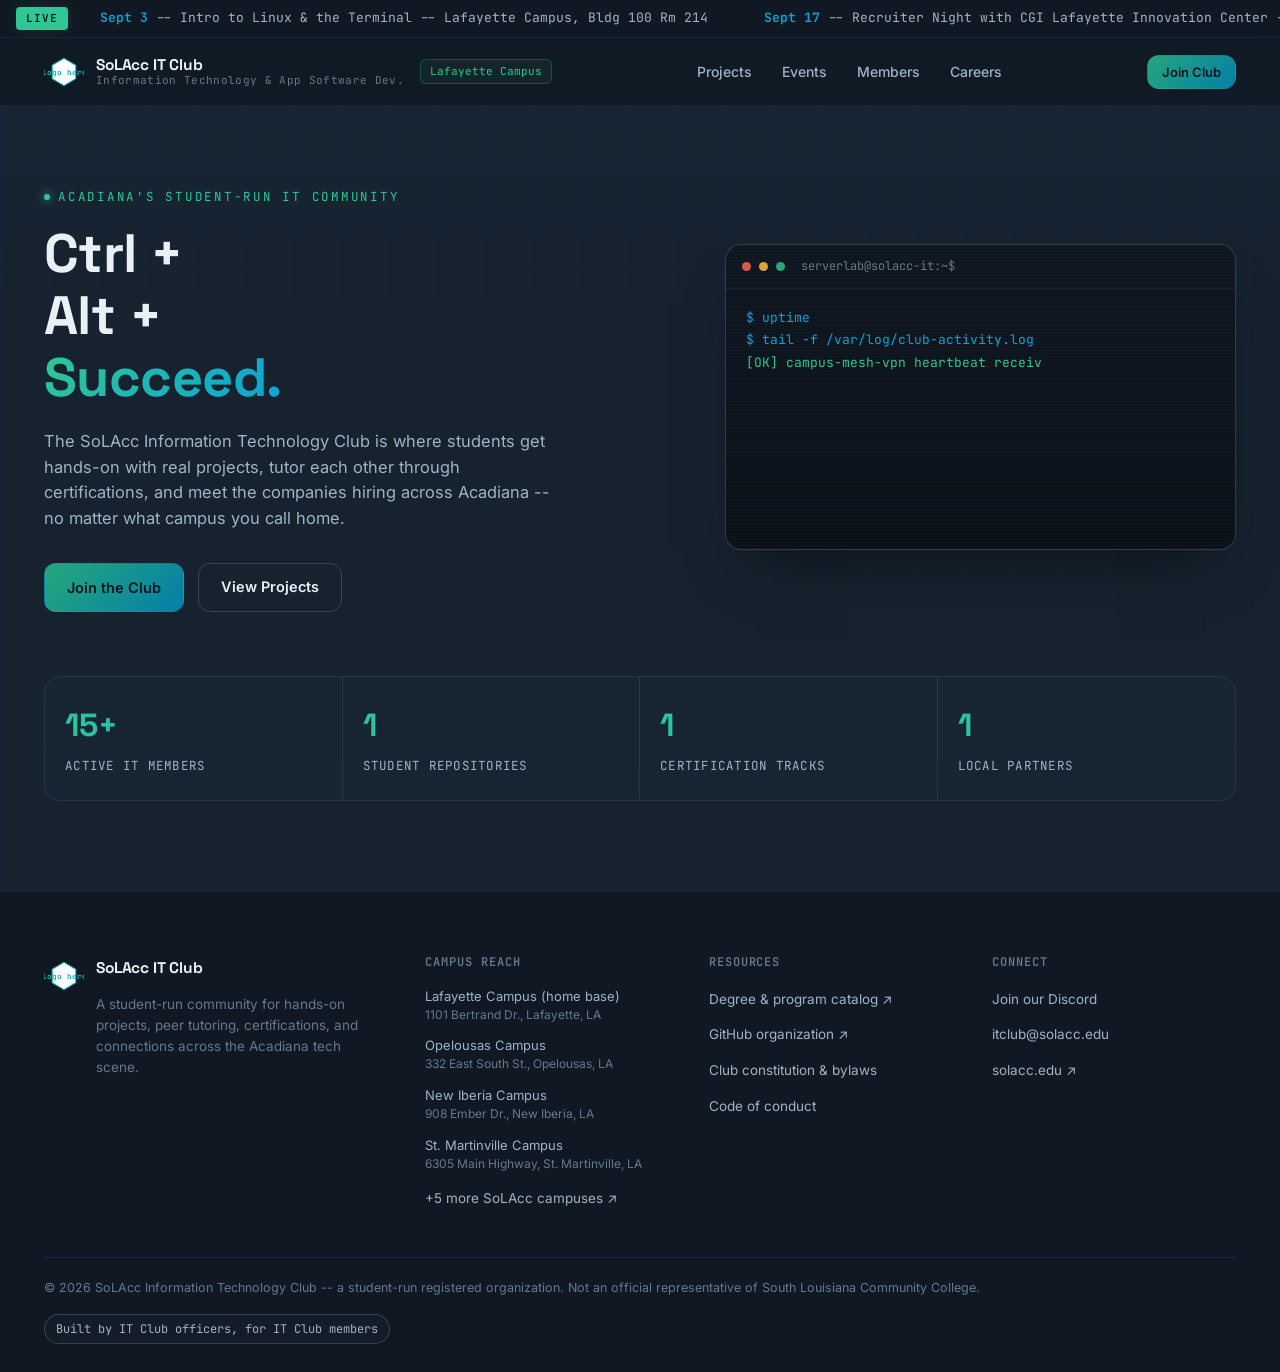
<file: index1.1a.html>
<!DOCTYPE html>
<html lang="en">
<head>
<meta charset="UTF-8">
<meta name="viewport" content="width=device-width, initial-scale=1.0">
<title>SoLAcc IT Club -- South Louisiana Community College</title>
<meta name="description" content="The official hub for the South Louisiana Community College Information Technology Club: projects, workshops, certifications, and the Acadiana tech community.">
<link rel="preconnect" href="https://fonts.googleapis.com">
<link rel="preconnect" href="https://fonts.gstatic.com" crossorigin>
<link href="https://fonts.googleapis.com/css2?family=Space+Grotesk:wght@500;600;700&family=Inter:wght@400;500;600;700&family=JetBrains+Mono:wght@400;500;600&display=swap" rel="stylesheet">
<style>
/* ==================================================================
   SoLAcc IT Club -- shared stylesheet
   Used by: index.html, projects.html, events.html (and future pages)
   ================================================================== */

/* ============================================================
   DESIGN TOKENS
   ============================================================ */
:root{
  /* base surfaces */
  --bg: #16222e;
  --bg-deep: #101923;
  --bg-elevated: #1a2c3d;
  --grid-1: #142338;
  --grid-2: #16273f;
  --card-bg: rgba(24, 40, 55, 0.55);
  --card-bg-solid: #1c2f40;
  --border: rgba(148, 178, 197, 0.14);
  --border-strong: rgba(148, 178, 197, 0.26);

  /* brand accents */
  --emerald: #25a77b;
  --emerald-bright: #2fc794;
  --cyan: #047fa9;
  --cyan-bright: #0ba3d9;
  --emerald-glow: rgba(37, 167, 123, 0.18);
  --cyan-glow: rgba(4, 127, 169, 0.20);
  --amber: #d9a441; /* reserved: warnings / capacity-low only */
  --danger: #d9564a;

  /* text */
  --text-primary: #eaf1f4;
  --text-secondary: #9fb4c4;
  --text-muted: #64798c;
  --text-on-accent: #071019;

  /* radii */
  --r-sm: 8px;
  --r-md: 12px;
  --r-lg: 16px;

  /* type */
  --font-display: 'Space Grotesk', sans-serif;
  --font-body: 'Inter', sans-serif;
  --font-mono: 'JetBrains Mono', monospace;

  /* layout */
  --container: 1240px;
  --nav-h: 68px;
  --ticker-h: 38px;

  --ease: cubic-bezier(.22,.9,.32,1);
}

@media (prefers-reduced-motion: reduce){
  *, *::before, *::after{
    animation-duration: 0.001ms !important;
    animation-iteration-count: 1 !important;
    transition-duration: 0.001ms !important;
    scroll-behavior: auto !important;
  }
}

/* ============================================================
   RESET & BASE
   ============================================================ */
*,*::before,*::after{ box-sizing: border-box; }
html{ scroll-behavior: smooth; }
body{
  margin:0;
  background:
    linear-gradient(180deg, rgba(4,127,169,0.05), transparent 320px),
    repeating-linear-gradient(0deg, var(--grid-1) 0px, var(--grid-1) 1px, transparent 1px, transparent 48px),
    repeating-linear-gradient(90deg, var(--grid-1) 0px, var(--grid-1) 1px, transparent 1px, transparent 48px),
    var(--bg);
  color: var(--text-primary);
  font-family: var(--font-body);
  font-size: 16px;
  line-height: 1.55;
  -webkit-font-smoothing: antialiased;
}
h1,h2,h3,h4{
  font-family: var(--font-display);
  font-weight: 700;
  line-height: 1.15;
  margin: 0;
  letter-spacing: -0.01em;
}
p{ margin:0; }
a{ color: inherit; text-decoration: none; }
ul{ margin:0; padding:0; list-style:none; }
button{ font-family: inherit; cursor:pointer; }
img{ max-width:100%; display:block; }
.container{ max-width: var(--container); margin: 0 auto; padding: 0 24px; }

:focus-visible{
  outline: 2px solid var(--emerald-bright);
  outline-offset: 3px;
  border-radius: 4px;
}

::selection{ background: var(--emerald); color: var(--text-on-accent); }

.eyebrow{
  font-family: var(--font-mono);
  font-size: 12.5px;
  letter-spacing: 0.14em;
  text-transform: uppercase;
  color: var(--emerald-bright);
  display: inline-flex;
  align-items: center;
  gap: 8px;
}
.eyebrow::before{
  content:"";
  width: 6px; height: 6px;
  background: var(--emerald-bright);
  border-radius: 50%;
  box-shadow: 0 0 8px var(--emerald-bright);
}

.section{ padding: 96px 0; border-top: 1px solid var(--grid-2); position: relative; }
.section-head{ max-width: 640px; margin-bottom: 44px; display:flex; flex-direction:column; }
.section-head.row{ flex-direction:row; align-items:flex-end; justify-content:space-between; max-width:none; gap:24px; flex-wrap:wrap; }
.section-title{ font-size: clamp(28px, 3.4vw, 40px); margin-top: 10px; }
.section-desc{ color: var(--text-secondary); margin-top: 12px; font-size: 15.5px; }

/* page header banner (for sub-pages like Projects / Events) */
.page-banner{ padding: 56px 0 40px; border-bottom: 1px solid var(--grid-2); }
.page-banner .section-title{ margin-top:10px; }
.page-banner .section-desc{ max-width: 640px; }
.breadcrumb{
  font-family: var(--font-mono); font-size:12.5px; color: var(--text-muted);
  display:flex; align-items:center; gap:8px; margin-bottom: 18px;
}
.breadcrumb a{ color: var(--text-secondary); }
.breadcrumb a:hover{ color: var(--emerald-bright); }

.glass{
  background: var(--card-bg);
  backdrop-filter: blur(14px);
  -webkit-backdrop-filter: blur(14px);
  border: 1px solid var(--border);
  border-radius: var(--r-lg);
}

/* buttons */
.btn{
  display:inline-flex; align-items:center; justify-content:center; gap:8px;
  font-family: var(--font-body); font-weight:600; font-size:14.5px;
  padding: 12px 22px; border-radius: var(--r-md);
  border: 1px solid transparent;
  transition: transform .15s var(--ease), box-shadow .15s var(--ease), border-color .15s var(--ease), background .15s var(--ease);
  white-space: nowrap;
}
.btn:active{ transform: translateY(1px); }
.btn-primary{
  background: linear-gradient(135deg, var(--emerald), var(--cyan));
  color: #08131a;
}
.btn-primary:hover{ box-shadow: 0 0 0 1px var(--emerald-bright), 0 8px 24px -8px var(--emerald-glow); }
.btn-secondary{
  background: transparent; color: var(--text-primary);
  border-color: var(--border-strong);
}
.btn-secondary:hover{ border-color: var(--cyan-bright); color: #fff; }
.btn-ghost{
  background: rgba(255,255,255,0.03); color: var(--text-secondary);
  border-color: var(--border);
  font-size: 13px; padding: 9px 16px;
}
.btn-ghost:hover{ color: var(--text-primary); border-color: var(--border-strong); }
.btn-sm{ padding: 8px 14px; font-size: 13px; }
.btn-block{ width:100%; }
.btn[disabled]{ opacity:.45; cursor:not-allowed; }
.btn-icon{ padding:8px; width:36px; height:36px; }

/* pill / tag */
.pill{
  font-family: var(--font-mono); font-size: 12px;
  padding: 5px 11px; border-radius: 999px;
  border: 1px solid var(--border-strong);
  color: var(--text-secondary);
  background: rgba(255,255,255,0.02);
}

/* ============================================================
   EMBLEM (shared SVG symbol)
   ============================================================ */
.emblem{ width: 40px; height: 40px; flex-shrink:0; }
.emblem-lg{ width: 84px; height: 84px; }

/* ============================================================
   TICKER
   ============================================================ */
.ticker{
  height: var(--ticker-h);
  background: var(--bg-deep);
  border-bottom: 1px solid var(--grid-2);
  display:flex; align-items:center;
  overflow:hidden;
  position: relative;
}
.ticker::before{
  content:"LIVE";
  font-family: var(--font-mono); font-size: 11px; font-weight:600;
  letter-spacing: .08em;
  color: var(--text-on-accent);
  background: var(--emerald-bright);
  padding: 3px 10px;
  margin-left: 16px;
  border-radius: 4px;
  flex-shrink:0;
  z-index:2;
  box-shadow: 0 0 12px var(--emerald-glow);
}
.ticker-track{
  display:flex; align-items:center; gap:56px;
  white-space:nowrap;
  padding-left: 32px;
  animation: ticker-scroll 32s linear infinite;
  font-family: var(--font-mono); font-size: 13px; color: var(--text-secondary);
}
.ticker:hover .ticker-track{ animation-play-state: paused; }
.ticker-track span b{ color: var(--cyan-bright); font-weight:600; }
@keyframes ticker-scroll{
  from{ transform: translateX(0); }
  to{ transform: translateX(-50%); }
}
@media (prefers-reduced-motion: reduce){
  .ticker-track{ animation: none; overflow-x:auto; }
}

/* ============================================================
   NAVBAR
   ============================================================ */
.navbar{
  height: var(--nav-h);
  position: sticky; top:0; z-index: 90;
  background: rgba(16,25,35,0.82);
  backdrop-filter: blur(14px);
  -webkit-backdrop-filter: blur(14px);
  border-bottom: 1px solid var(--grid-2);
}
.nav-inner{
  height:100%; display:flex; align-items:center; justify-content:space-between; gap: 20px;
}
.nav-brand{ display:flex; align-items:center; gap:12px; }
.brand-text{ display:flex; flex-direction:column; line-height:1.2; }
.brand-title{ font-family: var(--font-display); font-weight:700; font-size:15.5px; letter-spacing:-.01em; }
.brand-sub{ font-family: var(--font-mono); font-size:11px; color: var(--text-muted); letter-spacing:.03em; }
.campus-badge{
  font-family: var(--font-mono); font-size:11px;
  color: var(--emerald-bright);
  border: 1px solid rgba(37,167,123,0.35);
  background: rgba(37,167,123,0.08);
  padding: 3px 9px; border-radius:6px;
  margin-left: 4px;
  display:none;
}
.nav-links{ display:flex; align-items:center; gap: 30px; }
.nav-links a{
  font-size: 14px; font-weight:500; color: var(--text-secondary);
  position:relative; padding: 4px 0;
  transition: color .15s var(--ease);
}
.nav-links a:hover, .nav-links a.active{ color: var(--text-primary); }
.nav-links a::after{
  content:""; position:absolute; left:0; bottom:-4px; height:2px; width:0;
  background: linear-gradient(90deg,var(--emerald),var(--cyan));
  transition: width .2s var(--ease);
}
.nav-links a:hover::after, .nav-links a.active::after{ width:100%; }
.nav-right{ display:flex; align-items:center; gap:14px; }
.mobile-toggle{
  display:none; background:none; border:1px solid var(--border-strong); border-radius: var(--r-sm);
  width:40px; height:40px; align-items:center; justify-content:center;
}
.mobile-toggle span, .mobile-toggle span::before, .mobile-toggle span::after{
  content:""; display:block; width:18px; height:2px; background: var(--text-primary);
  position:relative; transition: transform .2s var(--ease), opacity .2s var(--ease);
}
.mobile-toggle span::before{ position:absolute; top:-6px; }
.mobile-toggle span::after{ position:absolute; top:6px; }
.mobile-toggle[aria-expanded="true"] span{ background: transparent; }
.mobile-toggle[aria-expanded="true"] span::before{ transform: translateY(6px) rotate(45deg); }
.mobile-toggle[aria-expanded="true"] span::after{ transform: translateY(-6px) rotate(-45deg); }

.mobile-drawer{
  position: fixed; inset: var(--nav-h) 0 0 auto;
  width: min(86vw, 360px);
  background: var(--bg-elevated);
  border-left: 1px solid var(--grid-2);
  transform: translateX(100%);
  transition: transform .3s var(--ease);
  z-index: 95;
  padding: 28px 24px;
  display:flex; flex-direction:column; gap: 22px;
  overflow-y:auto;
}
.mobile-drawer.open{ transform: translateX(0); }
.mobile-drawer a{ font-size:16px; font-weight:500; color: var(--text-primary); }
.mobile-drawer a.active{ color: var(--emerald-bright); }
.drawer-scrim{
  position: fixed; inset: var(--nav-h) 0 0 0; background: rgba(4,8,12,0.55);
  z-index: 92; opacity:0; pointer-events:none; transition: opacity .3s var(--ease);
}
.drawer-scrim.open{ opacity:1; pointer-events:auto; }

@media (max-width: 880px){
  .nav-links{ display:none; }
  .mobile-toggle{ display:flex; }
}
@media (min-width: 620px){
  .campus-badge{ display:inline-block; }
}

/* ============================================================
   HERO (homepage)
   ============================================================ */
.hero{ padding: 76px 0 90px; overflow:hidden; position:relative; }
.hero-grid{
  display:grid; grid-template-columns: 1.1fr 0.9fr; gap: 56px; align-items:center;
}
.hero-title{ font-size: clamp(34px, 5vw, 54px); margin-top:16px; }
.hero-title .accent{
  background: linear-gradient(120deg, var(--emerald-bright), var(--cyan-bright));
  -webkit-background-clip:text; background-clip:text; color:transparent;
}
.hero-sub{ margin-top:20px; font-size:16.5px; color: var(--text-secondary); max-width: 520px; }
.hero-actions{ margin-top:32px; display:flex; gap:14px; flex-wrap:wrap; }

/* terminal signature element */
.terminal{
  border-radius: var(--r-lg);
  background: linear-gradient(180deg, #0e1620, #0b1119);
  border: 1px solid var(--border-strong);
  box-shadow: 0 30px 60px -30px rgba(0,0,0,0.6), 0 0 0 1px rgba(4,127,169,0.06);
  overflow:hidden;
  position: relative;
}
.terminal::after{
  content:"";
  position:absolute; inset:0;
  background: repeating-linear-gradient(0deg, rgba(255,255,255,0.018) 0px, rgba(255,255,255,0.018) 1px, transparent 1px, transparent 3px);
  pointer-events:none;
}
.terminal-head{
  display:flex; align-items:center; gap:8px;
  padding: 12px 16px;
  border-bottom: 1px solid rgba(148,178,197,0.1);
  font-family: var(--font-mono); font-size:12px; color: var(--text-muted);
}
.term-dot{ width:9px; height:9px; border-radius:50%; }
.term-dot.r{ background:#d9564a; } .term-dot.y{ background:#d9a441; } .term-dot.g{ background:#25a77b; }
.terminal-path{ margin-left:8px; }
.terminal-body{
  font-family: var(--font-mono); font-size: 13px; line-height:1.75;
  padding: 18px 20px 22px; min-height: 260px;
}
.term-line{ display:block; opacity:0; transform: translateY(2px); animation: term-in .35s var(--ease) forwards; white-space:pre-wrap; word-break: break-word; }
.term-line .prompt{ color: var(--cyan-bright); }
.term-line .ok{ color: var(--emerald-bright); }
.term-line .dim{ color: var(--text-muted); }
.term-cursor{ display:inline-block; width:7px; height:14px; background: var(--emerald-bright); vertical-align:-2px; animation: blink 1s step-end infinite; }
@keyframes term-in{ to{ opacity:1; transform:none; } }
@keyframes blink{ 50%{ opacity:0; } }

.stats-bar{
  margin-top: 64px;
  display:grid; grid-template-columns: repeat(4,1fr);
  border: 1px solid var(--border); border-radius: var(--r-lg);
  overflow:hidden;
}
.stat-card{
  padding: 24px 20px; text-align:left;
  background: var(--card-bg);
  border-right: 1px solid var(--border);
}
.stat-card:last-child{ border-right:none; }
.stat-value{
  font-family: var(--font-display); font-size: clamp(24px,3vw,32px); font-weight:700;
  background: linear-gradient(120deg, var(--emerald-bright), var(--cyan-bright));
  -webkit-background-clip:text; background-clip:text; color:transparent;
}
.stat-label{ margin-top:6px; font-size:12.5px; color: var(--text-secondary); font-family: var(--font-mono); letter-spacing:.02em; }

@media (max-width: 900px){
  .hero-grid{ grid-template-columns:1fr; }
  .stats-bar{ grid-template-columns: repeat(2,1fr); }
  .stat-card:nth-child(2){ border-right:none; }
  .stat-card{ border-bottom: 1px solid var(--border); }
}

/* ============================================================
   FILTER BAR (Projects + Events)
   ============================================================ */
.filter-bar{
  display:flex; flex-wrap:wrap; gap:10px;
  margin-bottom: 36px;
}
.filter-pill{
  font-family: var(--font-mono); font-size: 13px;
  padding: 9px 16px; border-radius: 999px;
  border: 1px solid var(--border-strong);
  background: rgba(255,255,255,0.02);
  color: var(--text-secondary);
  display:inline-flex; align-items:center; gap:8px;
  transition: all .15s var(--ease);
}
.filter-pill .count{
  font-size:11px; color: var(--text-muted); background: rgba(255,255,255,0.05);
  padding: 1px 6px; border-radius:999px;
}
.filter-pill:hover{ color: var(--text-primary); border-color: var(--border-strong); background: rgba(255,255,255,0.05); }
.filter-pill[aria-pressed="true"]{
  color: var(--text-on-accent);
  background: linear-gradient(135deg, var(--emerald), var(--cyan));
  border-color: transparent;
}
.filter-pill[aria-pressed="true"] .count{ background: rgba(7,16,25,0.25); color: var(--text-on-accent); }

.results-meta{
  font-family: var(--font-mono); font-size:12.5px; color: var(--text-muted);
  margin: -18px 0 28px;
}

.empty-state{
  text-align:center; padding: 60px 24px; color: var(--text-muted);
  font-family: var(--font-mono); font-size:14px;
  border: 1px dashed var(--border-strong); border-radius: var(--r-lg);
  display:none;
}
.empty-state.show{ display:block; }

/* ============================================================
   PROJECT CARDS
   ============================================================ */
.project-grid{
  display:grid; grid-template-columns: repeat(3, 1fr); gap:20px;
}
@media (max-width: 980px){ .project-grid{ grid-template-columns: repeat(2,1fr); } }
@media (max-width: 680px){ .project-grid{ grid-template-columns: 1fr; } }

.project-card{
  padding: 24px; display:flex; flex-direction:column; gap:14px;
  transition: transform .2s var(--ease), border-color .2s var(--ease);
}
.project-card:hover{ transform: translateY(-3px); border-color: var(--border-strong); }
.project-card.hidden{ display:none; }
.project-top{ display:flex; align-items:flex-start; justify-content:space-between; gap:12px; }
.project-domain{
  font-family: var(--font-mono); font-size:10.5px; letter-spacing:.08em; text-transform:uppercase;
  padding: 4px 9px; border-radius:6px;
  display:inline-flex; align-items:center; gap:6px;
}
.project-domain::before{ content:""; width:6px; height:6px; border-radius:50%; background:currentColor; }
.dom-cybersec{ color:#e07a7a; background:rgba(224,122,122,0.1); }
.dom-network{ color:#0ba3d9; background:rgba(11,163,217,0.1); }
.dom-software{ color:#2fc794; background:rgba(47,199,148,0.1); }
.dom-cloud{ color:#8b9cf7; background:rgba(139,156,247,0.1); }
.dom-hardware{ color:#d9a441; background:rgba(217,164,65,0.1); }
.dom-troubleshooting{ color:#c98bd9; background:rgba(201,139,217,0.1); }

.project-title{ font-size:19px; }
.project-tagline{ font-size:13.5px; color: var(--cyan-bright); font-family: var(--font-mono); }
.project-desc{ font-size:14px; color: var(--text-secondary); flex-grow:1; }
.project-meta{
  font-size:12.5px; color: var(--text-muted); font-family: var(--font-mono);
  padding-top:12px; border-top:1px solid var(--border);
  display:flex; flex-direction:column; gap:3px;
}
.project-tech{ display:flex; flex-wrap:wrap; gap:6px; }
.tech-pill{
  font-family: var(--font-mono); font-size:11px; color: var(--text-secondary);
  background: rgba(255,255,255,0.04); border:1px solid var(--border);
  padding: 3px 8px; border-radius:5px;
}
.project-links{ display:flex; gap:10px; margin-top:4px; }
.project-links a{
  font-size:13px; font-weight:600; display:inline-flex; align-items:center; gap:6px;
  color: var(--text-secondary);
}
.project-links a:hover{ color: var(--emerald-bright); }

/* ============================================================
   EVENTS
   ============================================================ */
.event-list{ display:flex; flex-direction:column; gap:18px; }
.event-card{
  display:grid; grid-template-columns: 130px 1fr; gap:0;
  overflow:hidden;
}
.event-card.hidden{ display:none; }
.event-date{
  background: var(--bg-deep); border-right:1px solid var(--border);
  display:flex; flex-direction:column; align-items:center; justify-content:center;
  padding: 20px 12px; text-align:center; gap:2px;
}
.event-date .month{ font-family: var(--font-mono); font-size:12px; color: var(--cyan-bright); text-transform:uppercase; letter-spacing:.08em; }
.event-date .day{ font-family: var(--font-display); font-size:32px; font-weight:700; }
.event-date .dow{ font-size:11px; color: var(--text-muted); }
.event-body{ padding: 22px 26px; }
.event-top{ display:flex; align-items:flex-start; justify-content:space-between; gap:16px; flex-wrap:wrap; }
.event-type{
  font-family: var(--font-mono); font-size:10.5px; letter-spacing:.08em; text-transform:uppercase;
  padding: 4px 9px; border-radius:6px; color: var(--emerald-bright); background: rgba(37,167,123,0.1);
}
.event-title{ font-size:19px; margin-top:10px; }
.event-meta-row{
  display:flex; flex-wrap:wrap; gap:16px; margin-top:12px;
  font-size:13px; color: var(--text-secondary);
}
.event-meta-row .meta-item{ display:flex; align-items:center; gap:7px; }
.event-meta-row svg{ width:15px; height:15px; flex-shrink:0; color: var(--text-muted); }
.event-speaker{
  margin-top:14px; font-size:13.5px; color: var(--text-secondary);
  padding: 12px 14px; border-radius: var(--r-sm); background: rgba(255,255,255,0.02); border:1px solid var(--border);
}
.event-speaker b{ color: var(--text-primary); }

.rsvp-block{ margin-top:16px; max-width:340px; }
.rsvp-row{ display:flex; justify-content:space-between; font-family: var(--font-mono); font-size:12px; color: var(--text-muted); margin-bottom:6px; }
.rsvp-track{ height:6px; border-radius:999px; background: rgba(255,255,255,0.06); overflow:hidden; }
.rsvp-fill{ height:100%; border-radius:999px; background: linear-gradient(90deg, var(--emerald), var(--cyan)); transition: width .6s var(--ease); }
.rsvp-fill.almost-full{ background: linear-gradient(90deg, var(--amber), var(--danger)); }

.event-details{ margin-top:16px; border-top:1px solid var(--border); padding-top:14px; }
.event-details summary{
  cursor:pointer; font-size:13.5px; font-weight:600; color: var(--cyan-bright);
  list-style:none; display:flex; align-items:center; gap:8px;
}
.event-details summary::-webkit-details-marker{ display:none; }
.event-details summary::before{ content:"+"; font-family: var(--font-mono); width:16px; }
.event-details[open] summary::before{ content:"–"; }
.event-details-body{ padding-top:14px; display:flex; flex-direction:column; gap:16px; }
.agenda-list{ display:flex; flex-direction:column; gap:8px; }
.agenda-list li{ display:flex; gap:12px; font-size:13.5px; color: var(--text-secondary); }
.agenda-time{ font-family: var(--font-mono); font-size:12px; color: var(--text-muted); min-width:64px; flex-shrink:0; }
.prereq-list{ display:flex; flex-direction:column; gap:6px; font-size:13.5px; color: var(--text-secondary); }
.prereq-list li::before{ content:"▸ "; color: var(--emerald-bright); }
.resource-links{ display:flex; flex-wrap:wrap; gap:8px; }

.event-actions{ display:flex; gap:10px; margin-top:18px; flex-wrap:wrap; }

@media (max-width: 640px){
  .event-card{ grid-template-columns: 1fr; }
  .event-date{ flex-direction:row; gap:8px; padding:12px 20px; border-right:none; border-bottom:1px solid var(--border); justify-content:flex-start; }
}

/* ============================================================
   TOAST
   ============================================================ */
.toast{
  position: fixed; bottom:24px; left:50%; transform: translate(-50%, 20px);
  background: var(--card-bg-solid); border:1px solid var(--border-strong);
  padding: 14px 20px; border-radius: var(--r-md);
  font-size:14px; display:flex; align-items:center; gap:10px;
  box-shadow: 0 20px 40px -16px rgba(0,0,0,0.5);
  z-index: 200; opacity:0; pointer-events:none;
  transition: opacity .25s var(--ease), transform .25s var(--ease);
}
.toast.show{ opacity:1; transform: translate(-50%, 0); pointer-events:auto; }
.toast::before{ content:"✓"; color: var(--emerald-bright); font-weight:700; }

/* ============================================================
   MODAL (Join Club)
   ============================================================ */
.modal-overlay{
  position: fixed; inset:0; background: rgba(6,11,16,0.72);
  backdrop-filter: blur(3px);
  display:flex; align-items:center; justify-content:center;
  padding: 20px;
  z-index: 300; opacity:0; pointer-events:none;
  transition: opacity .2s var(--ease);
}
.modal-overlay.open{ opacity:1; pointer-events:auto; }
.modal{
  width: 100%; max-width: 520px; max-height: 88vh; overflow-y:auto;
  background: var(--bg-elevated); border:1px solid var(--border-strong);
  border-radius: var(--r-lg);
  transform: translateY(12px) scale(.98);
  transition: transform .25s var(--ease);
  box-shadow: 0 40px 80px -20px rgba(0,0,0,0.6);
}
.modal-overlay.open .modal{ transform: none; }
.modal-head{
  display:flex; align-items:center; justify-content:space-between;
  padding: 20px 24px; border-bottom:1px solid var(--border);
  position:sticky; top:0; background: var(--bg-elevated); z-index:2;
}
.modal-head h3{ font-size:18px; }
.modal-close{
  width:32px; height:32px; border-radius:8px; border:1px solid var(--border-strong);
  background:none; color: var(--text-secondary); display:flex; align-items:center; justify-content:center;
  font-size:16px;
}
.modal-close:hover{ color: var(--text-primary); border-color: var(--border-strong); background: rgba(255,255,255,0.05); }
.modal-body{ padding: 24px; }

.step-indicator{ display:flex; align-items:center; gap:6px; margin-bottom:24px; }
.step-dot{ height:4px; flex:1; border-radius:999px; background: var(--border); transition: background .2s var(--ease); }
.step-dot.done{ background: var(--emerald); }
.step-dot.active{ background: var(--cyan-bright); }

.form-step{ display:none; flex-direction:column; gap:18px; }
.form-step.active{ display:flex; }
.form-group{ display:flex; flex-direction:column; gap:7px; }
.form-group label{ font-size:13px; font-weight:600; color: var(--text-secondary); }
.form-group .hint{ font-size:12px; color: var(--text-muted); font-weight:400; }
.form-group input[type="text"],
.form-group input[type="email"],
.form-group select,
.form-group textarea{
  background: rgba(255,255,255,0.03); border:1px solid var(--border-strong); border-radius: var(--r-sm);
  padding: 11px 13px; color: var(--text-primary); font-family: var(--font-body); font-size:14.5px;
  width:100%;
}
.form-group input::placeholder, .form-group textarea::placeholder{ color: var(--text-muted); }
.form-group input:focus, .form-group select:focus, .form-group textarea:focus{
  outline:none; border-color: var(--cyan-bright); box-shadow: 0 0 0 3px var(--cyan-glow);
}
.form-error{ font-size:12px; color: var(--danger); display:none; }
.form-group.invalid input, .form-group.invalid select{ border-color: var(--danger); }
.form-group.invalid .form-error{ display:block; }

.radio-card, .check-card{
  display:flex; align-items:flex-start; gap:12px;
  padding: 13px 14px; border-radius: var(--r-sm); border:1px solid var(--border-strong);
  cursor:pointer; transition: all .15s var(--ease);
}
.radio-card:hover, .check-card:hover{ border-color: var(--cyan-bright); background: rgba(4,127,169,0.06); }
.radio-card input, .check-card input{ margin-top:3px; accent-color: var(--emerald); }
.radio-card .label-title, .check-card .label-title{ font-size:14.5px; font-weight:600; }
.radio-card .label-desc, .check-card .label-desc{ font-size:12.5px; color: var(--text-muted); margin-top:2px; }
.option-group{ display:flex; flex-direction:column; gap:10px; }
.check-grid{ display:grid; grid-template-columns: 1fr 1fr; gap:10px; }
@media (max-width:480px){ .check-grid{ grid-template-columns:1fr; } }

.modal-foot{
  display:flex; justify-content:space-between; gap:12px;
  padding: 18px 24px 24px;
}

.success-panel{ display:none; flex-direction:column; align-items:center; text-align:center; gap:16px; padding: 12px 0 4px; }
.success-panel.active{ display:flex; }
.success-icon{
  width:56px; height:56px; border-radius:50%;
  background: linear-gradient(135deg, var(--emerald), var(--cyan));
  display:flex; align-items:center; justify-content:center; font-size:26px; color:#08131a;
}
.success-panel h3{ font-size:21px; }
.success-panel p{ color: var(--text-secondary); font-size:14.5px; max-width:360px; }
.success-actions{ display:flex; gap:10px; flex-wrap:wrap; justify-content:center; margin-top:6px; }
.receipt{
  width:100%; text-align:left; margin-top:10px; padding:14px 16px;
  border:1px solid var(--border); border-radius: var(--r-sm); background: rgba(255,255,255,0.02);
  font-family: var(--font-mono); font-size:12.5px; color: var(--text-secondary); line-height:1.9;
}

/* ============================================================
   FOOTER
   ============================================================ */
.site-footer{ border-top:1px solid var(--grid-2); background: var(--bg-deep); padding: 64px 0 0; }
.footer-grid{
  display:grid; grid-template-columns: 1.4fr 1fr 1fr 1fr; gap: 40px;
  padding-bottom: 48px;
}
.footer-brand{ display:flex; gap:12px; }
.footer-brand p{ margin-top:14px; font-size:13.5px; color: var(--text-muted); max-width:280px; }
.footer-col h4{
  font-family: var(--font-mono); font-size:12px; letter-spacing:.08em; text-transform:uppercase;
  color: var(--text-muted); margin-bottom:16px; font-weight:600;
}
.footer-col ul{ display:flex; flex-direction:column; gap:11px; }
.footer-col a{ font-size:13.5px; color: var(--text-secondary); }
.footer-col a:hover{ color: var(--emerald-bright); }
.campus-item{ font-size:13px; color: var(--text-secondary); display:flex; flex-direction:column; }
.campus-item .campus-addr{ color: var(--text-muted); font-size:12px; }
.footer-bottom{
  border-top:1px solid var(--grid-2); padding: 20px 0 28px;
  display:flex; justify-content:space-between; gap:16px; flex-wrap:wrap;
  font-size:12.5px; color: var(--text-muted);
}
@media (max-width: 900px){
  .footer-grid{ grid-template-columns: 1fr 1fr; }
}
@media (max-width: 560px){
  .footer-grid{ grid-template-columns: 1fr; }
}

/* @CSS_MARKER */

</style>
</head>
<body>

<!-- shared SVG defs -->
<svg width="0" height="0" style="position:absolute" aria-hidden="true">
  <defs>
    <linearGradient id="brandGrad" x1="0%" y1="0%" x2="100%" y2="100%">
      <stop offset="0%" stop-color="#2fc794"/>
      <stop offset="100%" stop-color="#0ba3d9"/>
    </linearGradient>
  </defs>
  <symbol id="emblem-symbol" viewBox="0 0 100 100">
    <!-- outer hex for placeholder logo -->
    <polygon points="50,16 79.44,33 79.44,67 50,84 20.56,67 20.56,33" fill="#ffffff" stroke="url(#brandGrad)" stroke-width="2.6"/>
    <!-- inner hex for placeholder logo -->
    <polygon points="50,31.3 66.19,40.65 66.19,59.35 50,68.7 33.81,59.35 33.81,40.65" fill="none" stroke="#ffffff" stroke-opacity="0.45" stroke-width="1.2"/>
    <!-- terminal glyph -->
    <text x="50" y="57" text-anchor="middle" font-family="'JetBrains Mono',monospace" font-weight="700" font-size="19" fill="url(#brandGrad)">logo here</text>
  </symbol>
</svg>

<!-- ============================================================
     TICKER
     ============================================================ -->
<div class="ticker" role="marquee" aria-label="Upcoming club announcements">
  <div class="ticker-track" id="tickerTrack">
    <span> <b>Sept 3</b> -- Intro to Linux &amp; the Terminal -- Lafayette Campus, Bldg 100 Rm 214</span>
    <span> <b>Sept 17</b> -- Recruiter Night with CGI Lafayette Innovation Center -- Virtual</span>
    <span> <b>Sept 24</b> -- Security+ Study Jam #1 -- Lafayette Campus Library</span>
    <span> <b>Oct 10–11</b> -- SoLAcc Fall Hack Night -- Lafayette Campus</span>
    <span> <b>Oct 22</b> -- Terminal &amp; Tacos Social -- Student Commons</span>
    <span aria-hidden="true"> <b>Sept 3</b> -- Intro to Linux &amp; the Terminal -- Lafayette Campus, Bldg 100 Rm 214</span>
    <span aria-hidden="true"> <b>Sept 17</b> -- Recruiter Night with CGI Lafayette Innovation Center -- Virtual</span>
    <span aria-hidden="true"> <b>Sept 24</b> -- Security+ Study Jam #1 -- Lafayette Campus Library</span>
    <span aria-hidden="true"> <b>Oct 10–11</b> -- SoLAcc Fall Hack Night -- Lafayette Campus</span>
    <span aria-hidden="true"> <b>Oct 22</b> -- Terminal &amp; Tacos Social -- Student Commons</span>
  </div>
</div>

<!-- ============================================================
     NAVBAR
     ============================================================ -->
<header class="navbar">
  <div class="container nav-inner">
    <a href="index.html" class="nav-brand" aria-label="SoLAcc IT Club home">
      <svg class="emblem" viewBox="0 0 100 100" aria-hidden="true"><use href="#emblem-symbol"/></svg>
      <div class="brand-text">
        <span class="brand-title">SoLAcc IT Club</span>
        <span class="brand-sub">Information Technology &amp; App Software Dev.</span>
      </div>
      <span class="campus-badge">Lafayette Campus</span>
    </a>

    <nav class="nav-links" aria-label="Primary">
      <a href="projects.html">Projects</a>
      <a href="events.html">Events</a>
      <a href="#members">Members</a>
      <a href="#careers">Careers</a>
    </nav>

    <div class="nav-right">
      <button class="btn btn-primary btn-sm js-open-join">Join Club</button>
      <button class="mobile-toggle" id="mobileToggle" aria-label="Open menu" aria-expanded="false" aria-controls="mobileDrawer">
        <span></span>
      </button>
    </div>
  </div>
</header>

<div class="drawer-scrim" id="drawerScrim"></div>
<nav class="mobile-drawer" id="mobileDrawer" aria-label="Mobile">
  <a href="projects.html" class="drawer-link">Projects</a>
  <a href="events.html" class="drawer-link">Events</a>
  <a href="#members" class="drawer-link">Members</a>
  <a href="#careers" class="drawer-link">Careers</a>
  <button class="btn btn-primary btn-block js-open-join">Join Club</button>
</nav>

<main id="top">

<!-- ============================================================
     HERO
     ============================================================ -->
<section class="hero">
  <div class="container hero-grid">
    <div class="hero-content">
      <span class="eyebrow">Acadiana's student-run IT community</span>
      <h1 class="hero-title">Ctrl +<br>Alt +<br><span class="accent">Succeed.</span></h1>
      <p class="hero-sub">The SoLAcc Information Technology Club is where students get hands-on with real projects, tutor each other through certifications, and meet the companies hiring across Acadiana -- no matter what campus you call home.</p>
      <div class="hero-actions">
        <button class="btn btn-primary js-open-join">Join the Club</button>
        <a href="projects.html" class="btn btn-secondary">View Projects</a>
      </div>
    </div>

    <div class="terminal" aria-label="Live club status monitor">
      <div class="terminal-head">
        <span class="term-dot r"></span><span class="term-dot y"></span><span class="term-dot g"></span>
        <span class="terminal-path">serverlab@solacc-it:~$</span>
      </div>
      <div class="terminal-body" id="terminalBody"></div>
    </div>
  </div>

  <div class="container">
    <div class="stats-bar">
      <div class="stat-card">
        <div class="stat-value">15+</div>
        <div class="stat-label">ACTIVE IT MEMBERS</div>
      </div>
      <div class="stat-card">
        <div class="stat-value">1</div>
        <div class="stat-label">STUDENT REPOSITORIES</div>
      </div>
      <div class="stat-card">
        <div class="stat-value">1</div>
        <div class="stat-label">CERTIFICATION TRACKS</div>
      </div>
      <div class="stat-card">
        <div class="stat-value">1</div>
        <div class="stat-label">LOCAL PARTNERS</div>
      </div>
    </div>
  </div>
</section>

</main>

<!-- ============================================================
     FOOTER
     ============================================================ -->
<footer class="site-footer">
  <div class="container">
    <div class="footer-grid">
      <div class="footer-brand-col">
        <div class="footer-brand">
          <svg class="emblem" viewBox="0 0 100 100" aria-hidden="true"><use href="#emblem-symbol"/></svg>
          <div>
            <div class="brand-title">SoLAcc IT Club</div>
            <p>A student-run community for hands-on projects, peer tutoring, certifications, and connections across the Acadiana tech scene.</p>
          </div>
        </div>
      </div>
      <div class="footer-col">
        <h4>Campus Reach</h4>
        <ul>
          <li class="campus-item">Lafayette Campus (home base)<span class="campus-addr">1101 Bertrand Dr., Lafayette, LA</span></li>
          <li class="campus-item">Opelousas Campus<span class="campus-addr">332 East South St., Opelousas, LA</span></li>
          <li class="campus-item">New Iberia Campus<span class="campus-addr">908 Ember Dr., New Iberia, LA</span></li>
          <li class="campus-item">St. Martinville Campus<span class="campus-addr">6305 Main Highway, St. Martinville, LA</span></li>
          <li><a href="https://www.solacc.edu/campuses" target="_blank" rel="noopener">+5 more SoLAcc campuses ↗</a></li>
        </ul>
      </div>
      <div class="footer-col">
        <h4>Resources</h4>
        <ul>
          <li><a href="https://catalog.solacc.edu" target="_blank" rel="noopener">Degree &amp; program catalog ↗</a></li>
          <li><a href="https://github.com/solacc-it-club" target="_blank" rel="noopener">GitHub organization ↗</a></li>
          <li><a href="#">Club constitution &amp; bylaws</a></li>
          <li><a href="#">Code of conduct</a></li>
        </ul>
      </div>
      <div class="footer-col">
        <h4>Connect</h4>
        <ul>
          <li><a href="#">Join our Discord</a></li>
          <li><a href="mailto:itclub@solacc.edu">itclub@solacc.edu</a></li>
          <li><a href="https://www.solacc.edu" target="_blank" rel="noopener">solacc.edu ↗</a></li>
        </ul>
      </div>
    </div>
    <div class="footer-bottom">
      <span>© 2026 SoLAcc Information Technology Club -- a student-run registered organization. Not an official representative of South Louisiana Community College.</span>
      <span class="pill">Built by IT Club officers, for IT Club members</span>
    </div>
  </div>
</footer>

<!-- ============================================================
     JOIN CLUB MODAL
     ============================================================ -->
<div class="modal-overlay" id="joinModal" role="dialog" aria-modal="true" aria-labelledby="joinModalTitle" aria-hidden="true">
  <div class="modal">
    <div class="modal-head">
      <h3 id="joinModalTitle">Join SoLAcc IT Club</h3>
      <button class="modal-close" aria-label="Close">✕</button>
    </div>
    <div class="modal-body">
      <div class="step-indicator">
        <span class="step-dot"></span><span class="step-dot"></span><span class="step-dot"></span><span class="step-dot"></span>
      </div>

      <form id="joinForm" novalidate>
        <div class="form-step">
          <div class="form-group">
            <label for="joinName">Full name</label>
            <input type="text" id="joinName" placeholder="J. Doe" required>
            <span class="form-error">Enter your full name.</span>
          </div>
          <div class="form-group">
            <label for="joinEmail">SoLAcc email</label>
            <input type="email" id="joinEmail" placeholder="student@my.solacc.edu" required>
            <span class="form-error">Enter a valid email address.</span>
          </div>
          <div class="form-group">
            <label for="joinDiscord">Discord username <span class="hint">optional</span></label>
            <input type="text" id="joinDiscord" placeholder="@username or username#0000">
          </div>
        </div>

        <div class="form-step">
          <div class="form-group">
            <label>Academic concentration</label>
            <div class="option-group">
              <label class="radio-card">
                <input type="radio" name="concentration" value="Information Technology" required>
                <span><span class="label-title">Information Technology</span><span class="label-desc">Networking, systems, and security-focused coursework</span></span>
              </label>
              <label class="radio-card">
                <input type="radio" name="concentration" value="Application Software Development" required>
                <span><span class="label-title">Application Software Development</span><span class="label-desc">Programming and software engineering track</span></span>
              </label>
              <label class="radio-card">
                <input type="radio" name="concentration" value="General Studies / Non-IT Major" required>
                <span><span class="label-title">General Studies / Non-IT Major</span><span class="label-desc">Curious about tech, not your primary program</span></span>
              </label>
            </div>
            <span class="form-error">Choose a concentration.</span>
          </div>
        </div>

        <div class="form-step">
          <div class="form-group">
            <label>Tech interests <span class="hint">select any that apply</span></label>
            <div class="check-grid">
              <label class="check-card"><input type="checkbox" name="interests" value="Cybersecurity"><span class="label-title">Cybersecurity</span></label>
              <label class="check-card"><input type="checkbox" name="interests" value="Web Development"><span class="label-title">Web Development</span></label>
              <label class="check-card"><input type="checkbox" name="interests" value="Linux/SysAdmin"><span class="label-title">Linux/SysAdmin</span></label>
              <label class="check-card"><input type="checkbox" name="interests" value="Networking"><span class="label-title">Networking</span></label>
              <label class="check-card"><input type="checkbox" name="interests" value="IoT/Hardware"><span class="label-title">IoT/Hardware</span></label>
            </div>
          </div>
        </div>

        <div class="form-step">
          <div class="form-group">
            <label>Review &amp; confirm</label>
            <p style="font-size:13.5px;color:var(--text-secondary)">Double check your info on the previous steps, then submit. An officer will follow up by email with your Discord invite and the next meeting time.</p>
          </div>
        </div>
      </form>

      <div class="success-panel">
        <div class="success-icon">✓</div>
        <h3>You're in the queue!</h3>
        <p>Placeholder text replaced on submit.</p>
        <div class="receipt"></div>
        <div class="success-actions">
          <a href="#" class="btn btn-primary btn-sm">Open Discord invite</a>
          <button class="btn btn-secondary btn-sm" data-ics
            data-title="SoLAcc IT Club -- Next General Meeting"
            data-desc="Weekly SoLAcc IT Club general meeting. New members welcome!"
            data-location="Lafayette Campus, Bldg 100 Rm 214"
            data-start="2026-08-27T17:30:00"
            data-end="2026-08-27T18:30:00">Add next meeting to calendar</button>
          <button class="btn btn-ghost btn-sm js-done">Done</button>
        </div>
      </div>
    </div>
    <div class="modal-foot">
      <button type="button" class="btn btn-secondary btn-back">Back</button>
      <button type="button" class="btn btn-primary btn-next">Continue</button>
    </div>
  </div>
</div>

<script>
/* ==================================================================
   SoLAcc IT Club -- shared behavior
   Used by: index.html, projects.html, events.html (and future pages)
   ================================================================== */

/* ============================================================
   ACTIVE NAV LINK
   ============================================================ */
(function(){
  const path = location.pathname.split('/').pop() || 'index.html';
  document.querySelectorAll('.nav-links a, .mobile-drawer a.drawer-link').forEach(a => {
    const href = a.getAttribute('href');
    if(!href) return;
    if(href === path || (path === '' && href === 'index.html')){
      a.classList.add('active');
    }
  });
})();

/* ============================================================
   MOBILE DRAWER
   ============================================================ */
(function(){
  const toggle = document.getElementById('mobileToggle');
  const drawer = document.getElementById('mobileDrawer');
  const scrim = document.getElementById('drawerScrim');
  if(!toggle || !drawer || !scrim) return;
  function closeDrawer(){
    drawer.classList.remove('open'); scrim.classList.remove('open');
    toggle.setAttribute('aria-expanded','false');
  }
  function openDrawer(){
    drawer.classList.add('open'); scrim.classList.add('open');
    toggle.setAttribute('aria-expanded','true');
  }
  toggle.addEventListener('click', () => {
    drawer.classList.contains('open') ? closeDrawer() : openDrawer();
  });
  scrim.addEventListener('click', closeDrawer);
  drawer.querySelectorAll('a').forEach(a => a.addEventListener('click', closeDrawer));
})();

/* ============================================================
   TERMINAL LIVE STATUS FEED (homepage hero only -- no-ops elsewhere)
   ============================================================ */
(function(){
  const body = document.getElementById('terminalBody');
  if(!body) return;
  const reduced = window.matchMedia('(prefers-reduced-motion: reduce)').matches;
  const lines = [
    {p:'$ uptime', o:'homelab-01 up 47 days, load avg 0.42 0.38 0.31'},
    {p:'$ tail -f /var/log/club-activity.log', o:null},
    {p:null, o:'[OK] campus-mesh-vpn heartbeat received -- 6 nodes online', cls:'ok'},
    {p:null, o:'[OK] barcode-scanner v2.1 deployed by officer -- software/', cls:'ok'},
    {p:null, o:'[MEETING] Weekly sync checked in: 15 members present', cls:'dim'},
    {p:null, o:'[OK] pi-cluster-03 job queue cleared -- 0 pending', cls:'ok'},
    {p:'$ git log --oneline -3 solacc-room-finder', o:null},
    {p:null, o:'a3f9c1 fix: room availability race condition', cls:'dim'},
    {p:null, o:'8b21e0 feat: add Opelousas campus building map', cls:'dim'},
    {p:'$ status --club', o:null},
    {p:null, o:'[OK] All systems nominal. See you at the next meeting!', cls:'ok'},
  ];

  function renderStatic(){
    body.innerHTML = lines.map(l => {
      const text = l.p ? l.p : l.o;
      const cls = l.p ? 'prompt' : (l.cls || '');
      return `<span class="term-line" style="opacity:1;animation:none;"><span class="${cls}">${text}</span></span>`;
    }).join('') + '<span class="term-cursor"></span>';
  }

  if(reduced){ renderStatic(); return; }

  let i = 0;
  function typeNext(){
    if(i >= lines.length){
      const cursor = document.createElement('span');
      cursor.className = 'term-cursor';
      body.appendChild(cursor);
      return;
    }
    const l = lines[i];
    const el = document.createElement('span');
    el.className = 'term-line';
    const inner = document.createElement('span');
    inner.className = l.p ? 'prompt' : (l.cls || '');
    el.appendChild(inner);
    body.appendChild(el);
    const full = l.p ? l.p : l.o;
    let c = 0;
    const speed = l.p ? 28 : 10;
    const typer = setInterval(() => {
      inner.textContent = full.slice(0, c+1);
      c++;
      if(c >= full.length){
        clearInterval(typer);
        i++;
        setTimeout(typeNext, l.p ? 120 : 260);
      }
    }, speed);
  }
  typeNext();
})();

/* ============================================================
   TOAST
   ============================================================ */
function showToast(message){
  let toast = document.getElementById('siteToast');
  if(!toast){
    toast = document.createElement('div');
    toast.id = 'siteToast';
    toast.className = 'toast';
    toast.setAttribute('role','status');
    document.body.appendChild(toast);
  }
  toast.textContent = message;
  toast.classList.add('show');
  clearTimeout(toast._t);
  toast._t = setTimeout(() => toast.classList.remove('show'), 3200);
}

/* ============================================================
   GENERIC FILTER PILLS
   Wires up a .filter-bar of .filter-pill buttons (data-filter="value")
   against a set of cards (data-domain / data-category on each card).
   ============================================================ */
function initFilterBar(barId, cardSelector, dataAttr, emptyStateId){
  const bar = document.getElementById(barId);
  if(!bar) return;
  const cards = Array.from(document.querySelectorAll(cardSelector));
  const empty = emptyStateId ? document.getElementById(emptyStateId) : null;
  const pills = Array.from(bar.querySelectorAll('.filter-pill'));

  function apply(value){
    let visible = 0;
    cards.forEach(card => {
      const match = value === 'all' || card.getAttribute(dataAttr) === value;
      card.classList.toggle('hidden', !match);
      if(match) visible++;
    });
    if(empty) empty.classList.toggle('show', visible === 0);
  }

  pills.forEach(pill => {
    pill.addEventListener('click', () => {
      pills.forEach(p => p.setAttribute('aria-pressed', 'false'));
      pill.setAttribute('aria-pressed', 'true');
      apply(pill.getAttribute('data-filter'));
    });
  });

  const initial = bar.querySelector('.filter-pill[aria-pressed="true"]');
  apply(initial ? initial.getAttribute('data-filter') : 'all');
}

/* ============================================================
   ICS CALENDAR GENERATION
   opts: { title, description, location, start: Date, end: Date }
   ============================================================ */
function downloadICS(opts){
  function fmt(d){
    return d.toISOString().replace(/[-:]/g,'').split('.')[0] + 'Z';
  }
  const uid = 'solacc-it-' + Date.now() + '@solacc-it-club';
  const lines = [
    'BEGIN:VCALENDAR',
    'VERSION:2.0',
    'PRODID:-//SoLAcc IT Club//Events//EN',
    'CALSCALE:GREGORIAN',
    'BEGIN:VEVENT',
    'UID:' + uid,
    'DTSTAMP:' + fmt(new Date()),
    'DTSTART:' + fmt(opts.start),
    'DTEND:' + fmt(opts.end),
    'SUMMARY:' + (opts.title || 'SoLAcc IT Club Event').replace(/\n/g,' '),
    'DESCRIPTION:' + (opts.description || '').replace(/\n/g,'\\n'),
    'LOCATION:' + (opts.location || '').replace(/\n/g,' '),
    'END:VEVENT',
    'END:VCALENDAR'
  ];
  const blob = new Blob([lines.join('\r\n')], {type:'text/calendar;charset=utf-8'});
  const url = URL.createObjectURL(blob);
  const a = document.createElement('a');
  a.href = url;
  a.download = (opts.title || 'event').toLowerCase().replace(/[^a-z0-9]+/g,'-') + '.ics';
  document.body.appendChild(a);
  a.click();
  a.remove();
  URL.revokeObjectURL(url);
  showToast('Calendar file downloaded');
}

/* wire up any [data-ics] buttons declaratively, e.g. on event cards */
document.addEventListener('click', (e) => {
  const btn = e.target.closest('[data-ics]');
  if(!btn) return;
  downloadICS({
    title: btn.getAttribute('data-title'),
    description: btn.getAttribute('data-desc') || '',
    location: btn.getAttribute('data-location') || '',
    start: new Date(btn.getAttribute('data-start')),
    end: new Date(btn.getAttribute('data-end')),
  });
});

/* ============================================================
   JOIN CLUB MODAL
   ============================================================ */
(function(){
  const overlay = document.getElementById('joinModal');
  if(!overlay) return;
  const openers = document.querySelectorAll('.js-open-join');
  const closeBtn = overlay.querySelector('.modal-close');
  const steps = Array.from(overlay.querySelectorAll('.form-step'));
  const dots = Array.from(overlay.querySelectorAll('.step-dot'));
  const successPanel = overlay.querySelector('.success-panel');
  const modalBody = overlay.querySelector('.modal-body');
  const form = document.getElementById('joinForm');
  const modalFoot = overlay.querySelector('.modal-foot');
  const backBtn = overlay.querySelector('.btn-back');
  const nextBtn = overlay.querySelector('.btn-next');
  let current = 0;
  let lastFocused = null;

  function renderStep(){
    steps.forEach((s,i) => s.classList.toggle('active', i === current));
    dots.forEach((d,i) => {
      d.classList.toggle('active', i === current);
      d.classList.toggle('done', i < current);
    });
    backBtn.style.visibility = current === 0 ? 'hidden' : 'visible';
    nextBtn.textContent = current === steps.length - 1 ? 'Submit application' : 'Continue';
  }

  function openModal(){
    lastFocused = document.activeElement;
    overlay.classList.add('open');
    overlay.setAttribute('aria-hidden','false');
    document.body.style.overflow = 'hidden';
    current = 0;
    form.reset();
    form.style.display = '';
    modalFoot.style.display = '';
    successPanel.classList.remove('active');
    clearErrors();
    renderStep();
    const firstField = steps[0].querySelector('input, select');
    if(firstField) setTimeout(() => firstField.focus(), 60);
  }

  function closeModal(){
    overlay.classList.remove('open');
    overlay.setAttribute('aria-hidden','true');
    document.body.style.overflow = '';
    if(lastFocused) lastFocused.focus();
  }

  function clearErrors(){
    overlay.querySelectorAll('.form-group.invalid').forEach(g => g.classList.remove('invalid'));
  }

  function validateStep(){
    clearErrors();
    const activeStep = steps[current];
    let valid = true;
    activeStep.querySelectorAll('[required]').forEach(field => {
      if(field.type === 'checkbox' || field.type === 'radio'){
        const name = field.name;
        const groupChecked = activeStep.querySelector(`input[name="${name}"]:checked`);
        if(!groupChecked){
          valid = false;
          const group = field.closest('.form-group');
          if(group) group.classList.add('invalid');
        }
      } else if(!field.value || (field.type === 'email' && !/^\S+@\S+\.\S+$/.test(field.value))){
        valid = false;
        const group = field.closest('.form-group');
        if(group) group.classList.add('invalid');
      }
    });
    return valid;
  }

  function buildReceipt(){
    const name = form.querySelector('#joinName').value || 'Student';
    const email = form.querySelector('#joinEmail').value || '';
    const concentration = form.querySelector('input[name="concentration"]:checked');
    const interests = Array.from(form.querySelectorAll('input[name="interests"]:checked')).map(i => i.value);
    const receipt = overlay.querySelector('.receipt');
    receipt.innerHTML = [
      `applicant  : ${name}`,
      `email      : ${email}`,
      `track      : ${concentration ? concentration.value : 'n/a'}`,
      `interests  : ${interests.length ? interests.join(', ') : 'none selected'}`,
      `status     : PENDING OFFICER REVIEW`,
    ].join('<br>');
    overlay.querySelector('.success-panel h3 + p').textContent =
      `Thanks, ${name.split(' ')[0] || 'there'} -- your application is in. An officer will confirm your spot and send a Discord invite to ${email || 'your inbox'} within a couple days.`;
  }

  nextBtn.addEventListener('click', () => {
    if(!validateStep()) return;
    if(current < steps.length - 1){
      current++;
      renderStep();
    } else {
      buildReceipt();
      form.style.display = 'none';
      modalFoot.style.display = 'none';
      successPanel.classList.add('active');
    }
  });

  backBtn.addEventListener('click', () => {
    if(current > 0){ current--; renderStep(); }
  });

  openers.forEach(btn => btn.addEventListener('click', openModal));
  closeBtn.addEventListener('click', closeModal);
  overlay.addEventListener('click', (e) => { if(e.target === overlay) closeModal(); });
  document.addEventListener('keydown', (e) => {
    if(e.key === 'Escape' && overlay.classList.contains('open')) closeModal();
  });
  const doneBtn = overlay.querySelector('.js-done');
  if(doneBtn) doneBtn.addEventListener('click', closeModal);
})();

// @SCRIPT_MARKER

</script>
</body>
</html>
</file>
